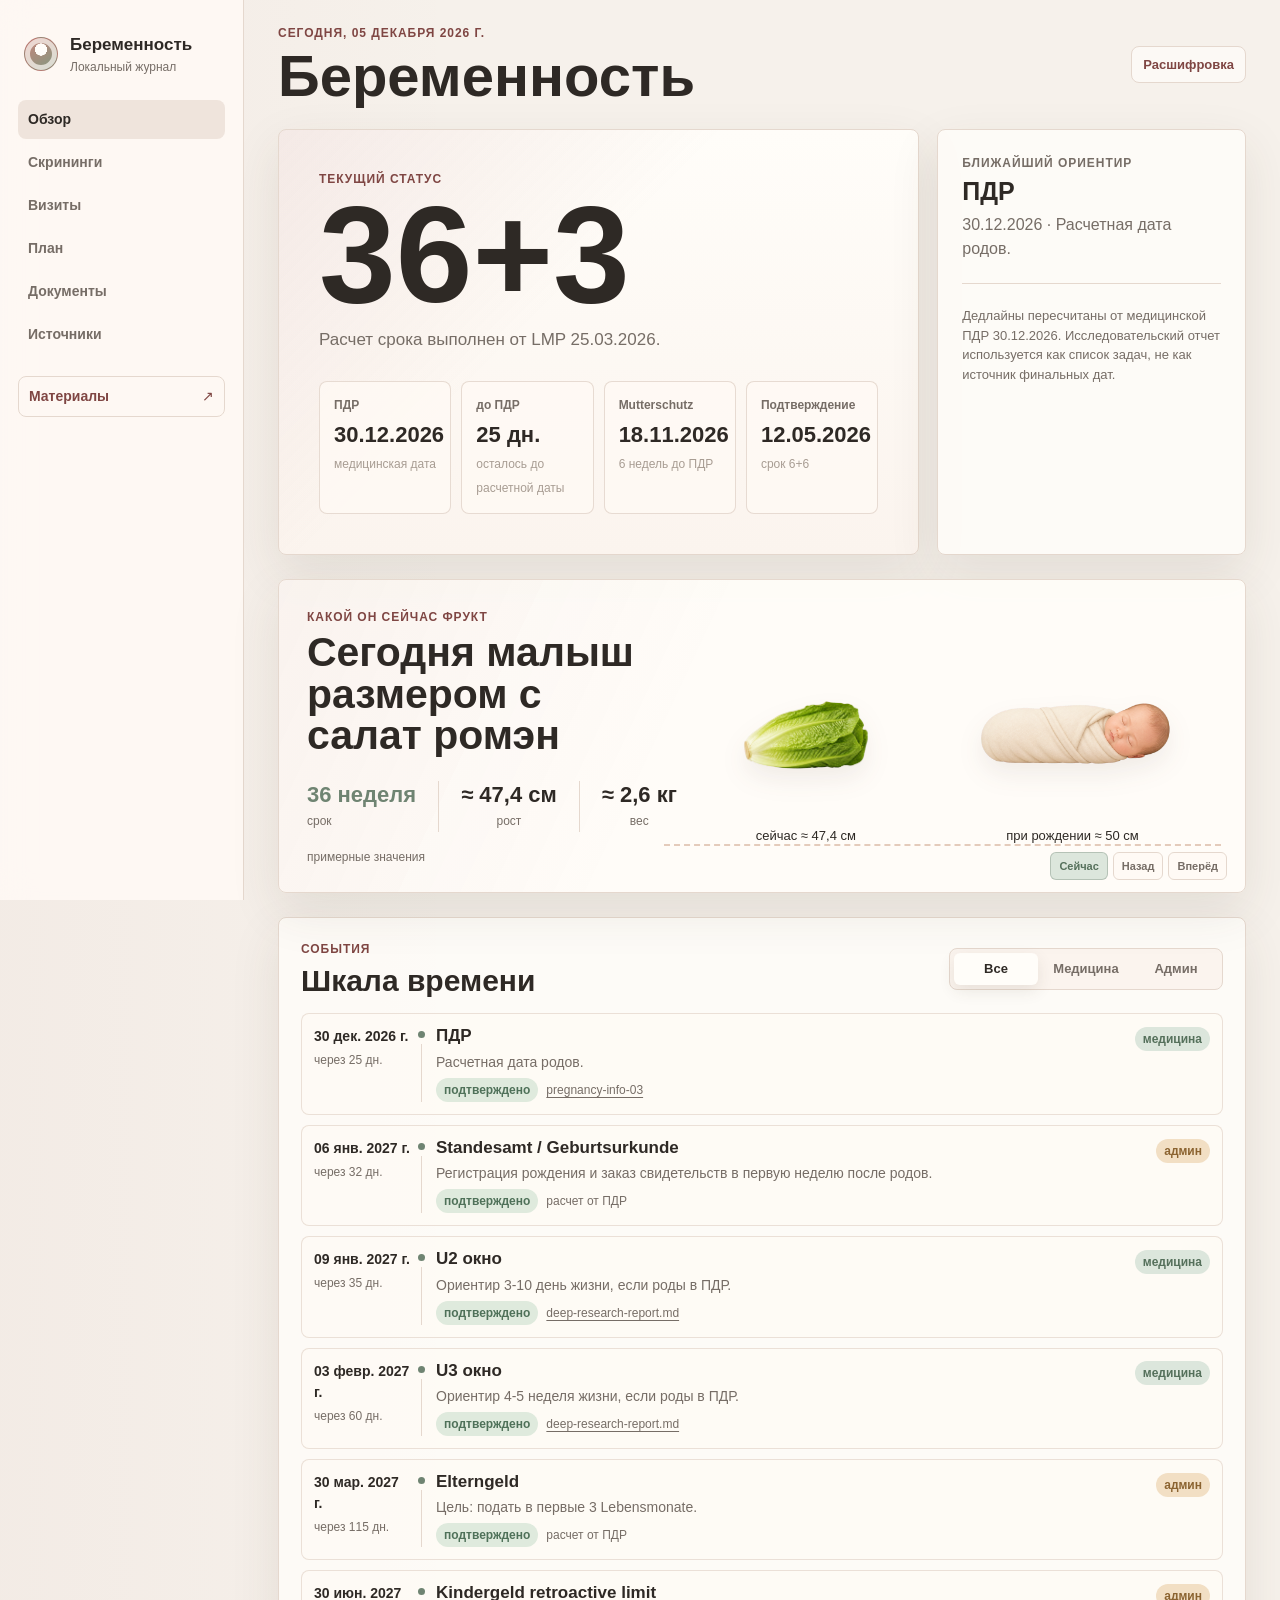
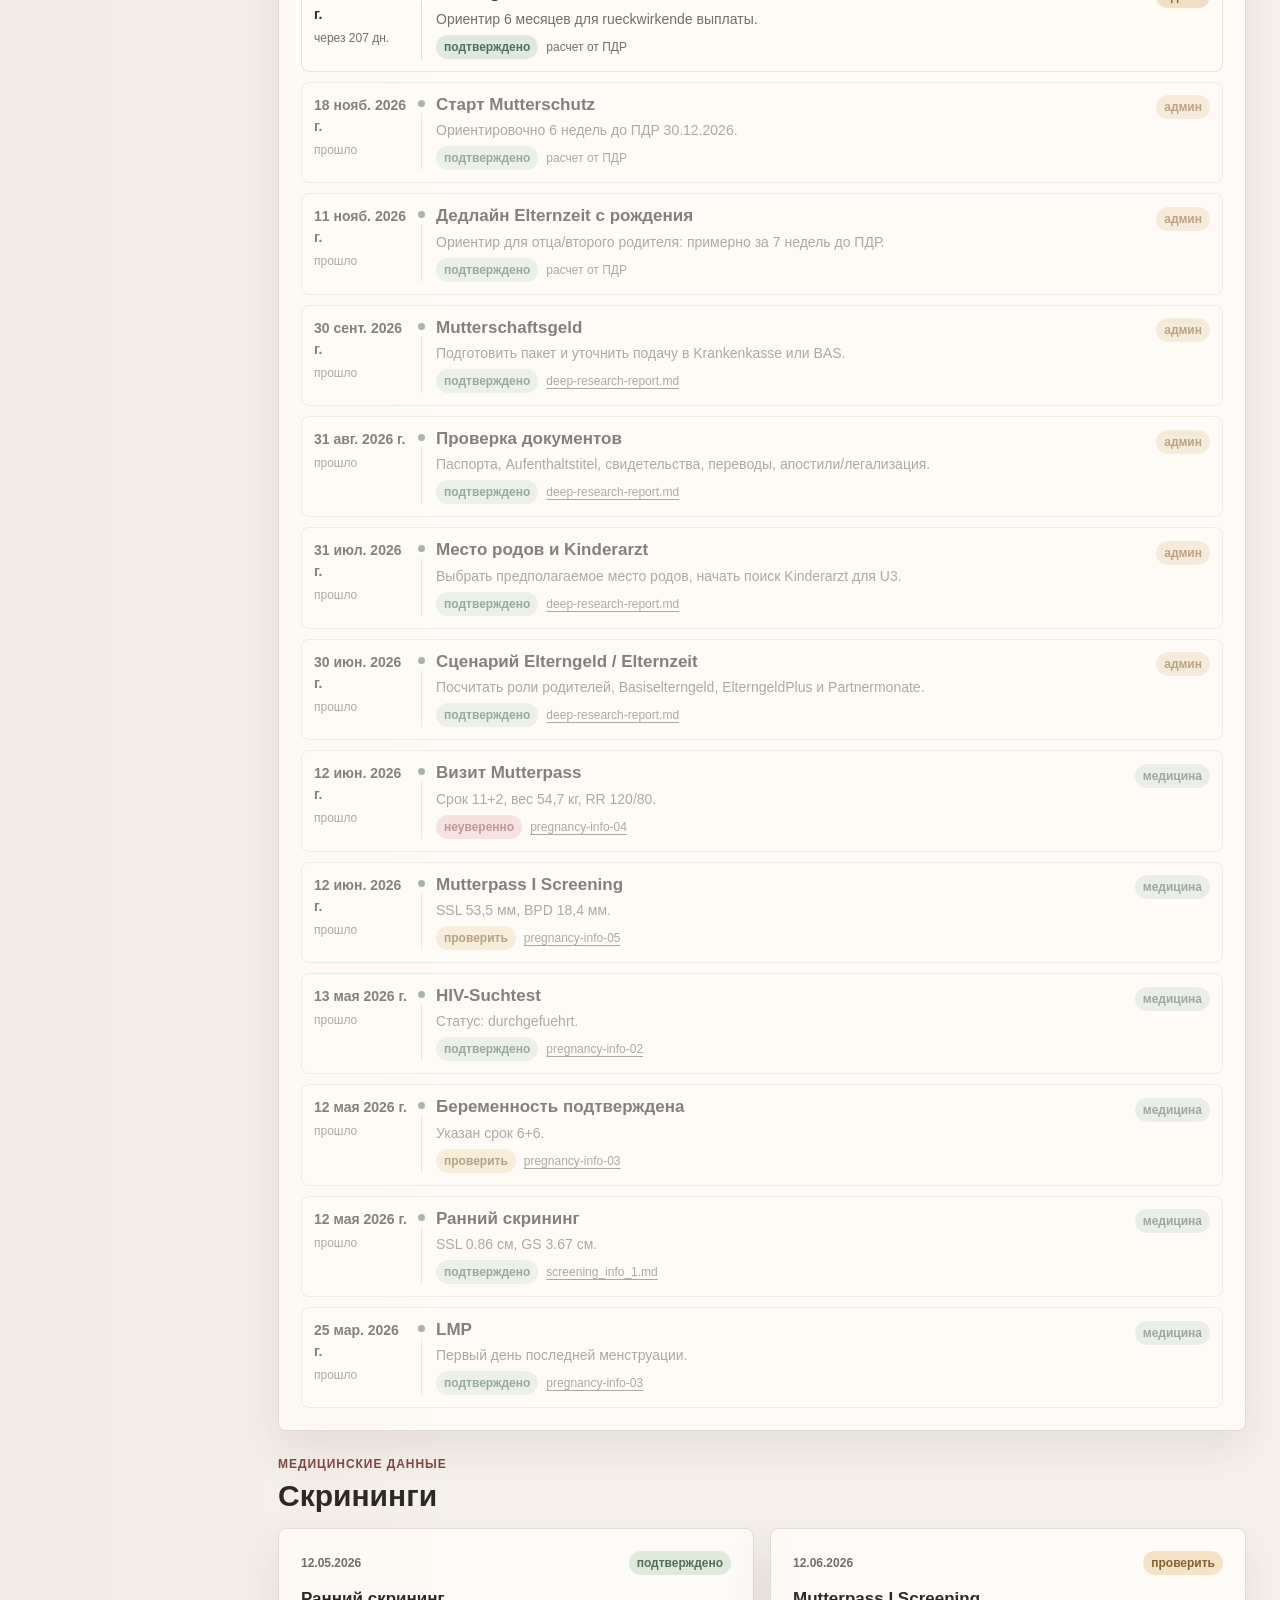
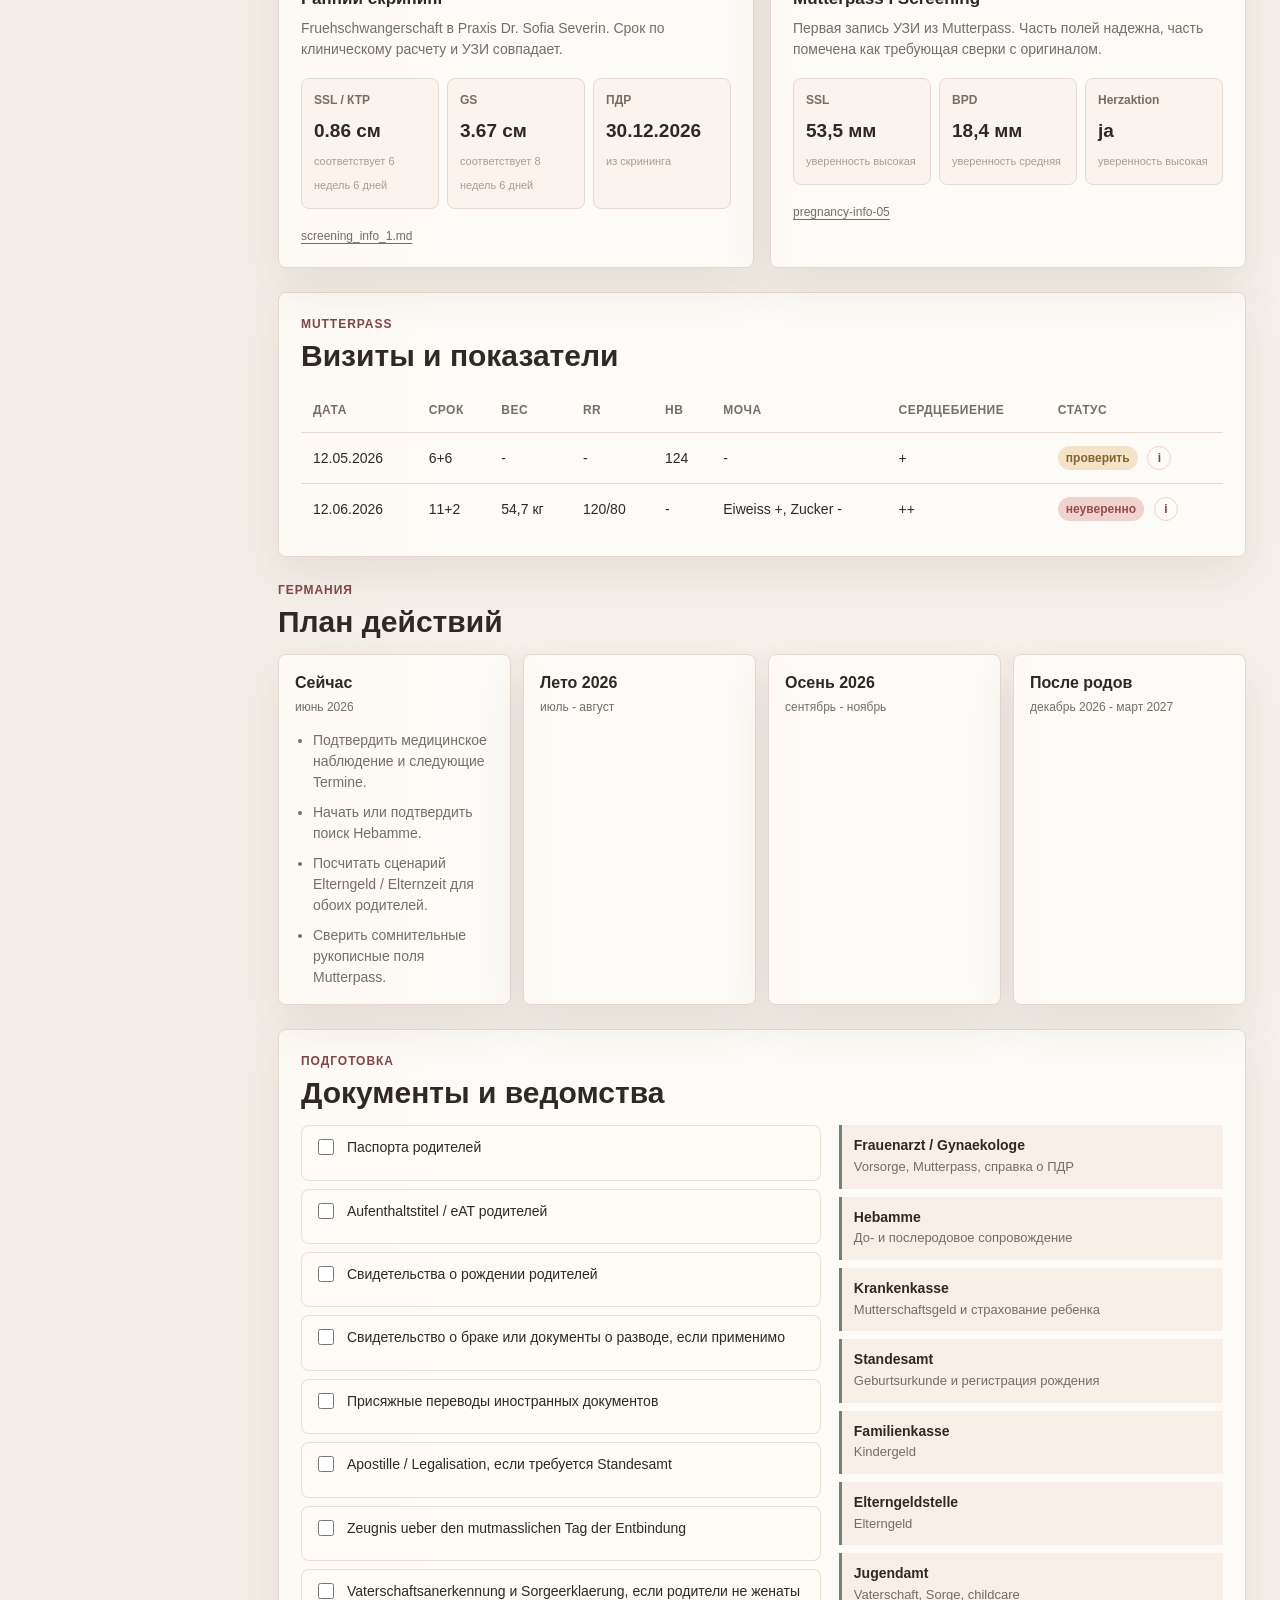
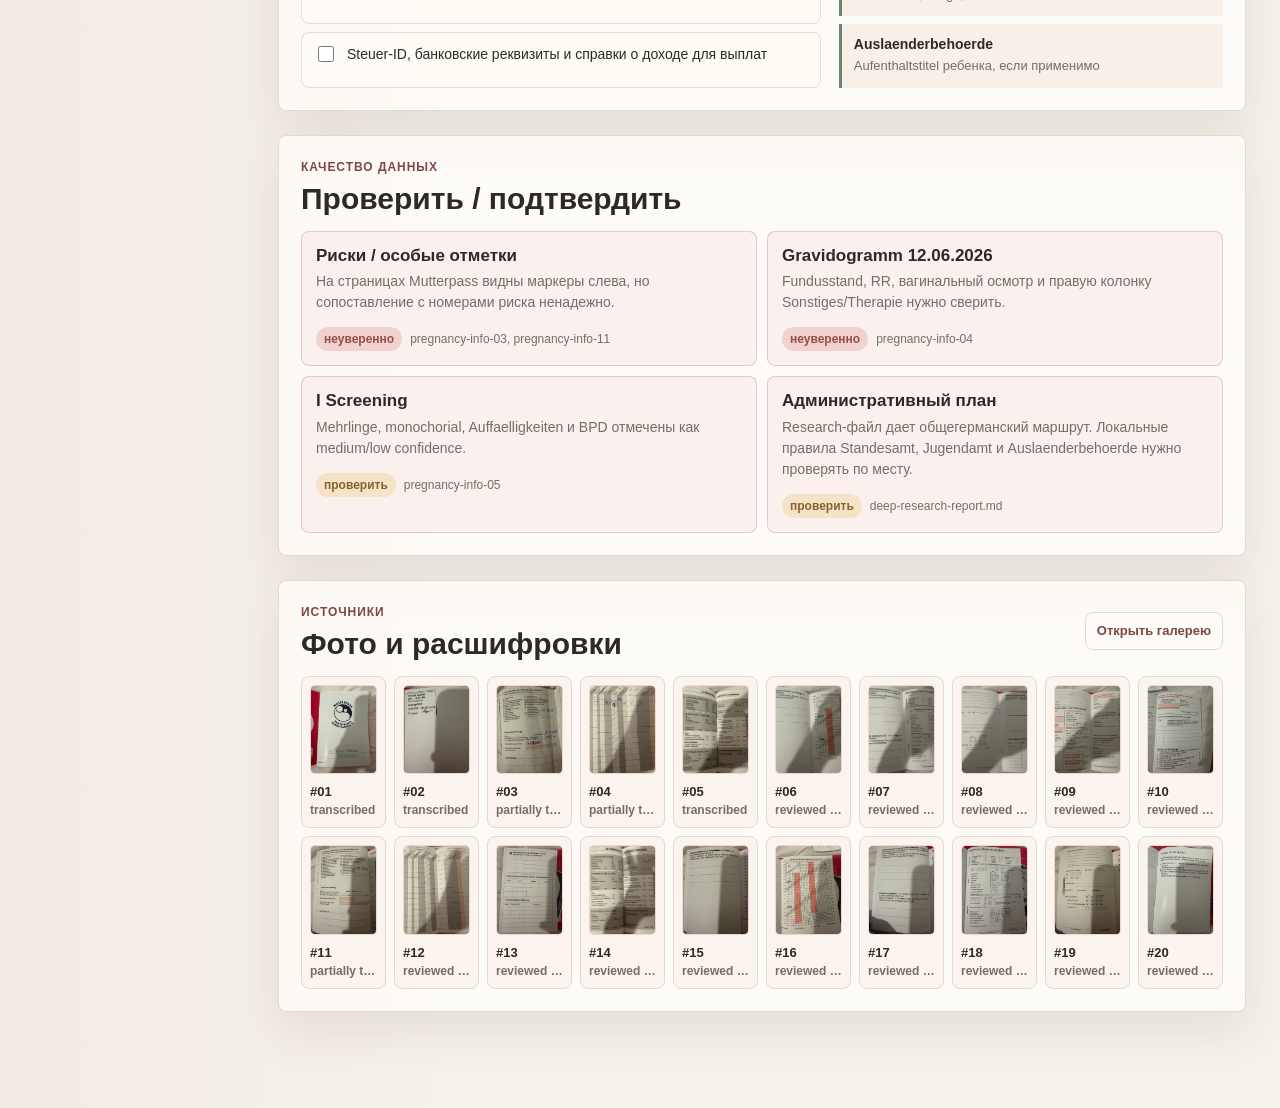
<file: index.html>
<!doctype html>
<html lang="ru">
<head>
  <meta charset="utf-8">
  <meta name="viewport" content="width=device-width, initial-scale=1">
  <title>Беременность - локальный дашборд</title>
  <link rel="stylesheet" href="styles.css">
  <script src="data.js" defer></script>
  <script src="app.js" defer></script>
</head>
<body>
  <div class="app-shell">
    <aside class="side-rail" aria-label="Разделы">
      <a class="brand" href="#overview" aria-label="Перейти к обзору">
        <span class="brand-mark" aria-hidden="true"></span>
        <span>
          <strong>Беременность</strong>
          <small>Локальный журнал</small>
        </span>
      </a>

      <nav class="section-nav">
        <a href="#overview" data-nav="overview">Обзор</a>
        <a href="#screenings" data-nav="screenings">Скрининги</a>
        <a href="#visits" data-nav="visits">Визиты</a>
        <a href="#plan" data-nav="plan">План</a>
        <a href="#documents" data-nav="documents">Документы</a>
        <a href="#sources" data-nav="sources">Источники</a>
      </nav>

      <a class="archive-link" href="human-readable/index.html">
        <span>Материалы</span>
        <span aria-hidden="true">↗</span>
      </a>
    </aside>

    <main class="page">
      <header class="topbar">
        <div>
          <p class="current-date" id="current-date">Сегодня</p>
          <h1>Беременность</h1>
        </div>
        <a class="text-link" href="human-readable/recognized-text/visual-transcription.html">Расшифровка</a>
      </header>

      <section class="hero section-block" id="overview" data-section>
        <div class="hero-main">
          <p class="section-label">Текущий статус</p>
          <div class="gestation-number" id="gestation-age">-</div>
          <p class="hero-summary" id="pregnancy-phase">Расчет от первого дня последней менструации.</p>
          <div class="status-grid" id="status-grid"></div>
        </div>
        <div class="deadline-panel">
          <p class="section-label">Ближайший ориентир</p>
          <h2 id="next-deadline-title">-</h2>
          <p id="next-deadline-meta">-</p>
          <div class="deadline-rule" aria-hidden="true"></div>
          <p class="note">Дедлайны пересчитаны от медицинской ПДР 30.12.2026. Исследовательский отчет используется как список задач, не как источник финальных дат.</p>
        </div>
      </section>

      <section class="growth-card section-block" id="growth-card" aria-labelledby="growth-title">
        <div class="growth-copy">
          <p class="section-label">Какой он сейчас фрукт</p>
          <h2 id="growth-title">Загружаем сравнение…</h2>
          <div class="growth-metrics" aria-live="polite">
            <div>
              <strong id="growth-week">—</strong>
              <span>срок</span>
            </div>
            <div>
              <strong id="growth-length">—</strong>
              <span>рост</span>
            </div>
            <div>
              <strong id="growth-weight">—</strong>
              <span>вес</span>
            </div>
          </div>
          <p class="growth-note">примерные значения</p>
        </div>
        <div class="growth-visual">
          <div class="growth-comparison" aria-label="Сравнение текущего размера малыша с размером при рождении">
            <figure class="growth-figure growth-fruit-figure" id="growth-fruit-figure">
              <img id="growth-fruit" src="" alt="">
              <figcaption id="growth-fruit-caption">сейчас</figcaption>
            </figure>
            <figure class="growth-figure growth-newborn-figure">
              <img src="assets/growth/reference/newborn.png" alt="Новорождённый ребёнок в пелёнке">
              <figcaption>при рождении ≈ 50 см</figcaption>
            </figure>
          </div>
          <div class="growth-controls" role="group" aria-label="Переключение недель">
            <button type="button" data-growth-action="current">Сейчас</button>
            <button type="button" data-growth-action="previous">Назад</button>
            <button type="button" data-growth-action="next">Вперёд</button>
          </div>
        </div>
      </section>

      <section class="section-block timeline-block" aria-labelledby="timeline-title">
        <div class="section-heading">
          <div>
            <p class="section-label">События</p>
            <h2 id="timeline-title">Шкала времени</h2>
          </div>
          <div class="filter-group" role="group" aria-label="Фильтр событий">
            <button class="filter-button is-active" type="button" data-filter="all">Все</button>
            <button class="filter-button" type="button" data-filter="medical">Медицина</button>
            <button class="filter-button" type="button" data-filter="admin">Админ</button>
          </div>
        </div>
        <div class="event-list" id="event-list"></div>
      </section>

      <section class="section-block" id="screenings" data-section aria-labelledby="screenings-title">
        <div class="section-heading">
          <div>
            <p class="section-label">Медицинские данные</p>
            <h2 id="screenings-title">Скрининги</h2>
          </div>
        </div>
        <div class="screening-grid" id="screening-grid"></div>
      </section>

      <section class="section-block" id="visits" data-section aria-labelledby="visits-title">
        <div class="section-heading">
          <div>
            <p class="section-label">Mutterpass</p>
            <h2 id="visits-title">Визиты и показатели</h2>
          </div>
        </div>
        <div class="table-wrap">
          <table>
            <thead>
              <tr>
                <th>Дата</th>
                <th>Срок</th>
                <th>Вес</th>
                <th>RR</th>
                <th>Hb</th>
                <th>Моча</th>
                <th>Сердцебиение</th>
                <th>Статус</th>
              </tr>
            </thead>
            <tbody id="visit-table"></tbody>
          </table>
        </div>
      </section>

      <section class="section-block" id="plan" data-section aria-labelledby="plan-title">
        <div class="section-heading">
          <div>
            <p class="section-label">Германия</p>
            <h2 id="plan-title">План действий</h2>
          </div>
        </div>
        <div class="phase-grid" id="phase-grid"></div>
      </section>

      <section class="section-block documents-block" id="documents" data-section aria-labelledby="documents-title">
        <div class="section-heading">
          <div>
            <p class="section-label">Подготовка</p>
            <h2 id="documents-title">Документы и ведомства</h2>
          </div>
        </div>
        <div class="document-layout">
          <div class="checklist" id="document-list"></div>
          <div class="agency-list" id="agency-list"></div>
        </div>
      </section>

      <section class="section-block verification-block" aria-labelledby="verification-title">
        <div class="section-heading">
          <div>
            <p class="section-label">Качество данных</p>
            <h2 id="verification-title">Проверить / подтвердить</h2>
          </div>
        </div>
        <div class="verification-list" id="verification-list"></div>
      </section>

      <section class="section-block" id="sources" data-section aria-labelledby="sources-title">
        <div class="section-heading">
          <div>
            <p class="section-label">Источники</p>
            <h2 id="sources-title">Фото и расшифровки</h2>
          </div>
          <a class="text-link" href="human-readable/index.html">Открыть галерею</a>
        </div>
        <div class="source-strip" id="source-strip"></div>
      </section>
    </main>
  </div>
</body>
</html>
</file>
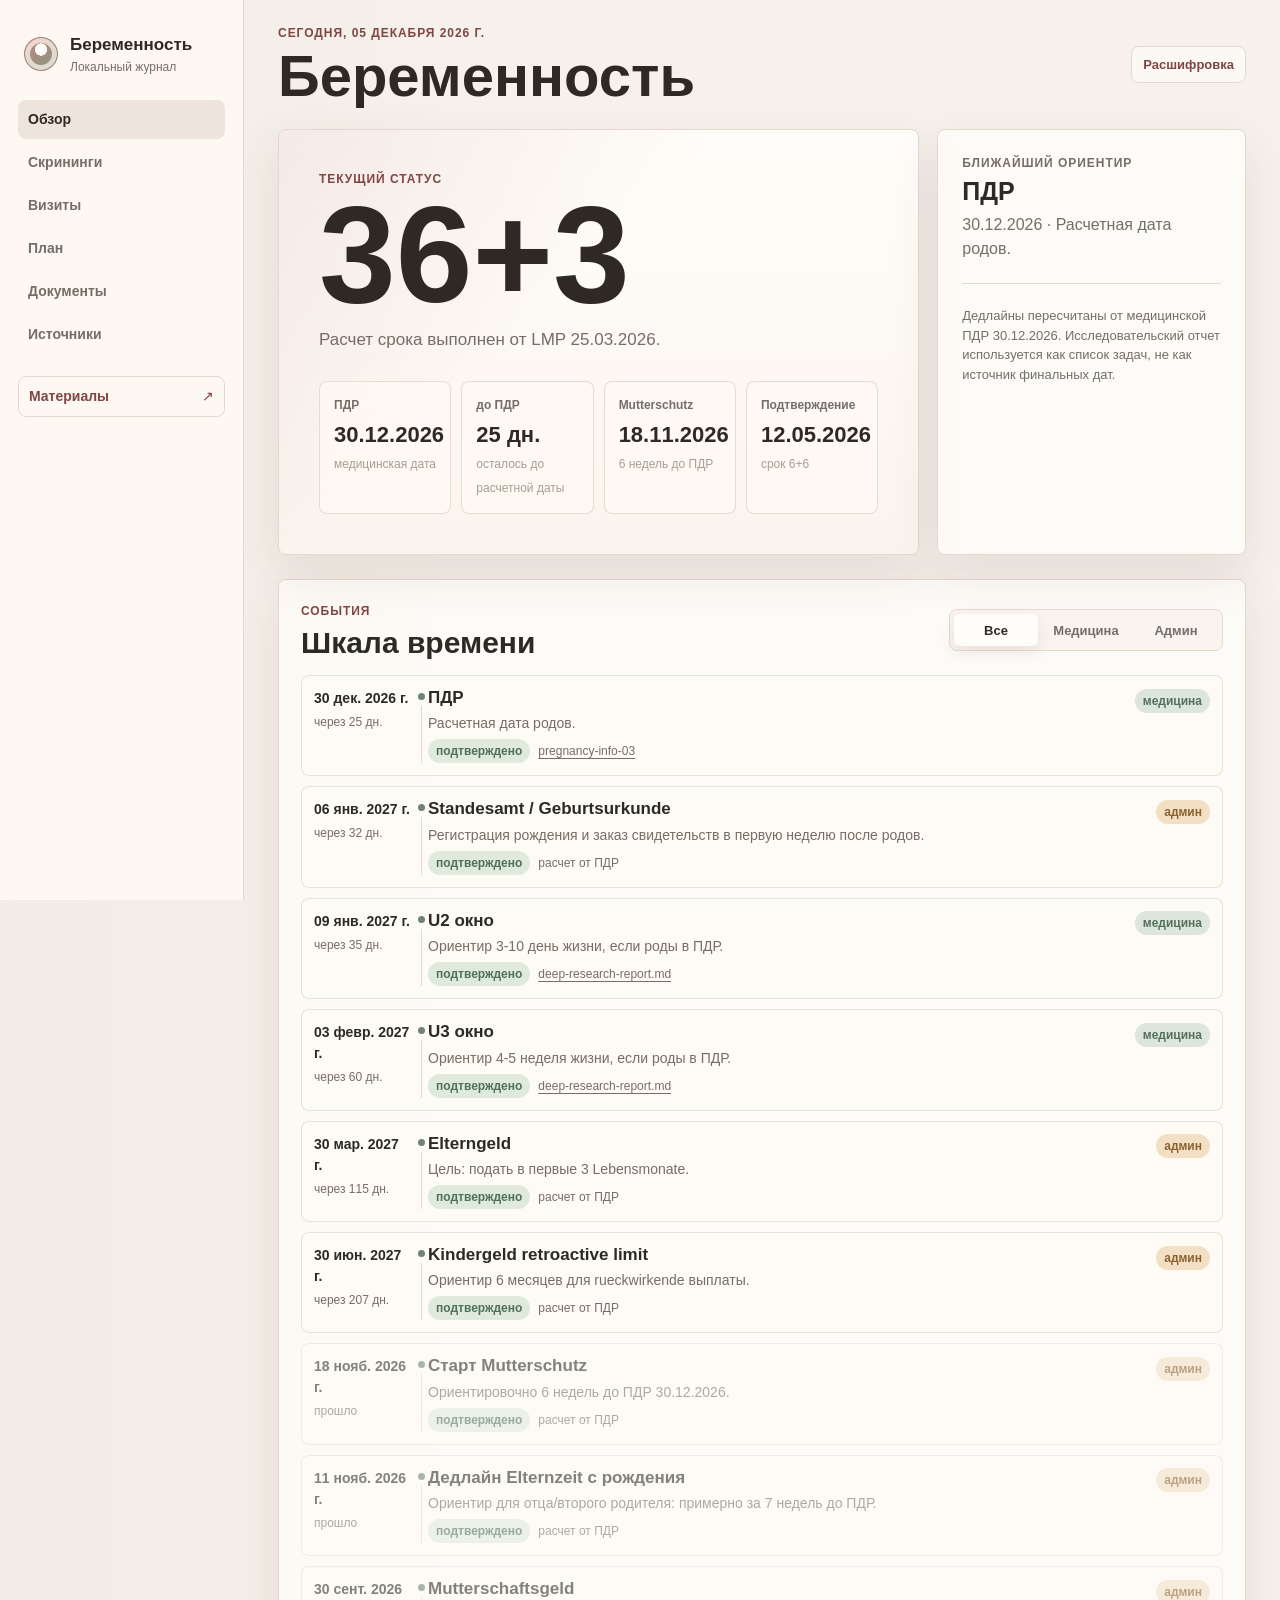
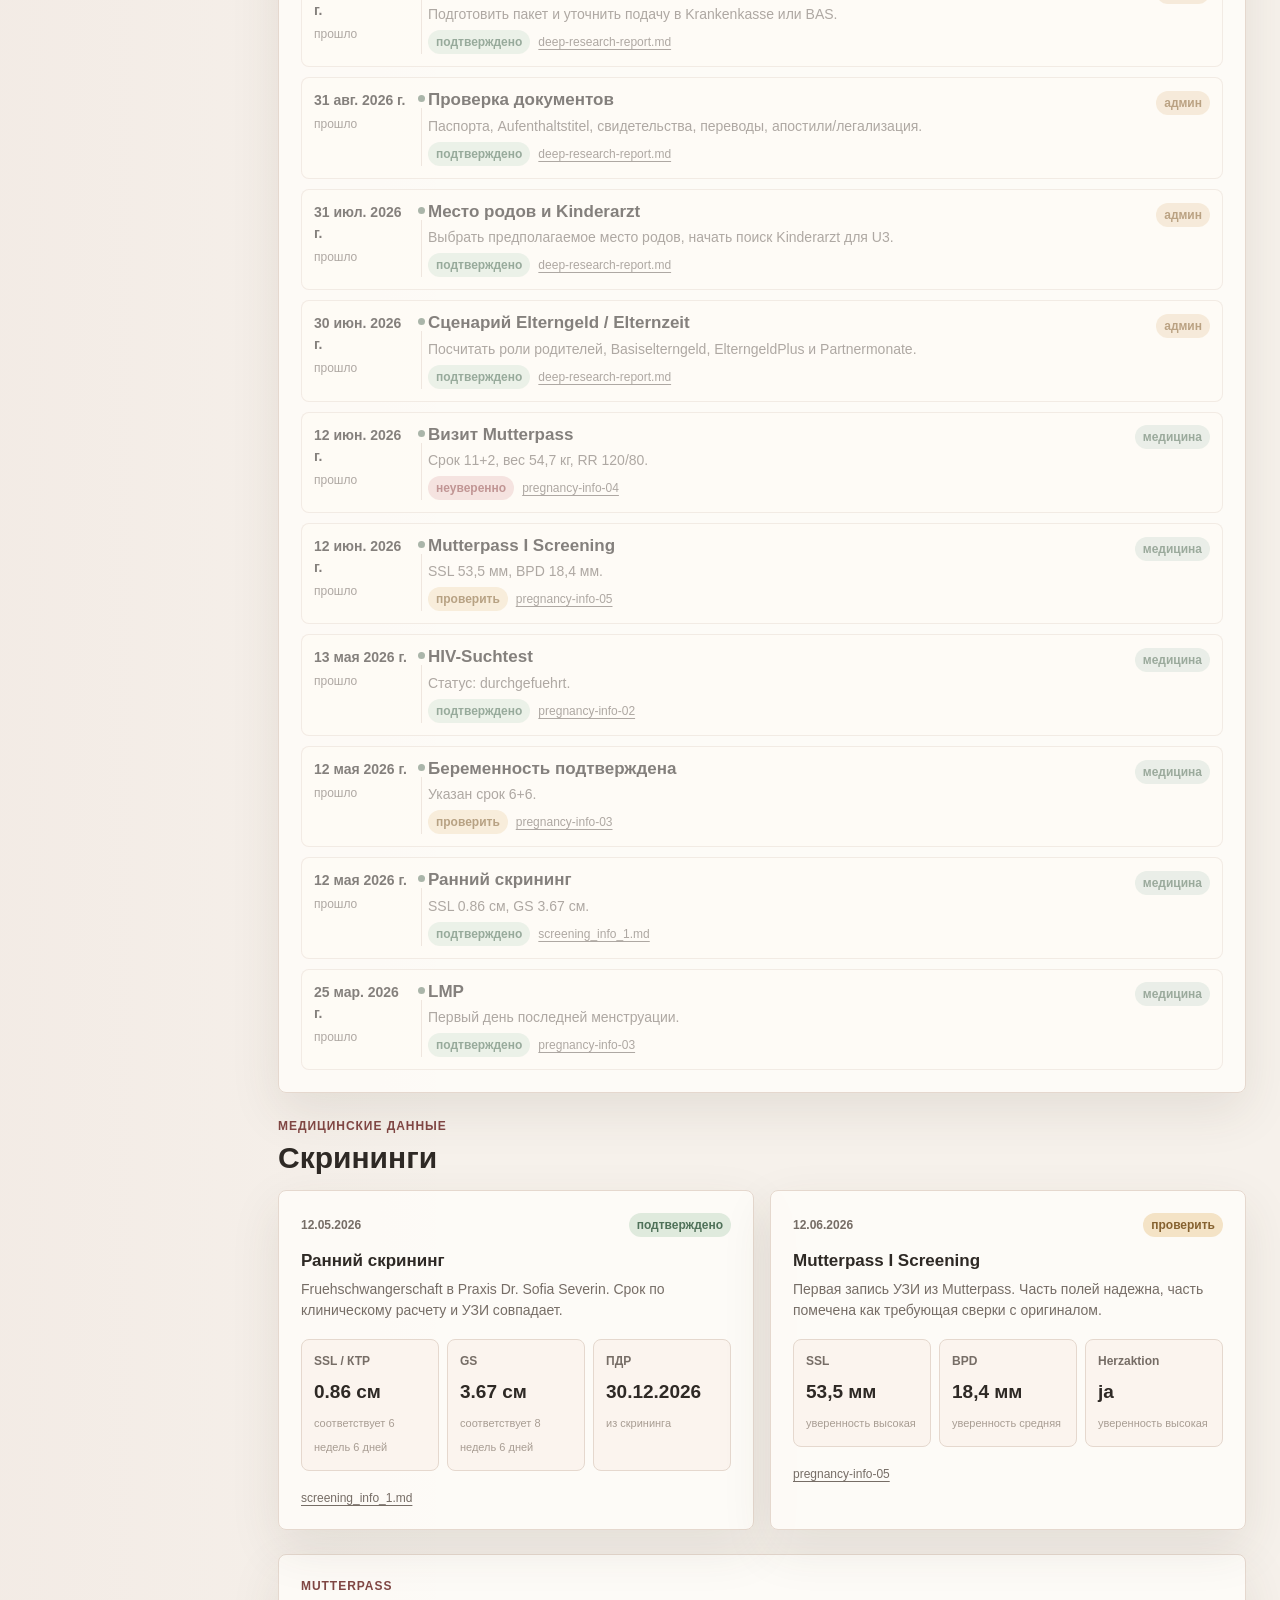
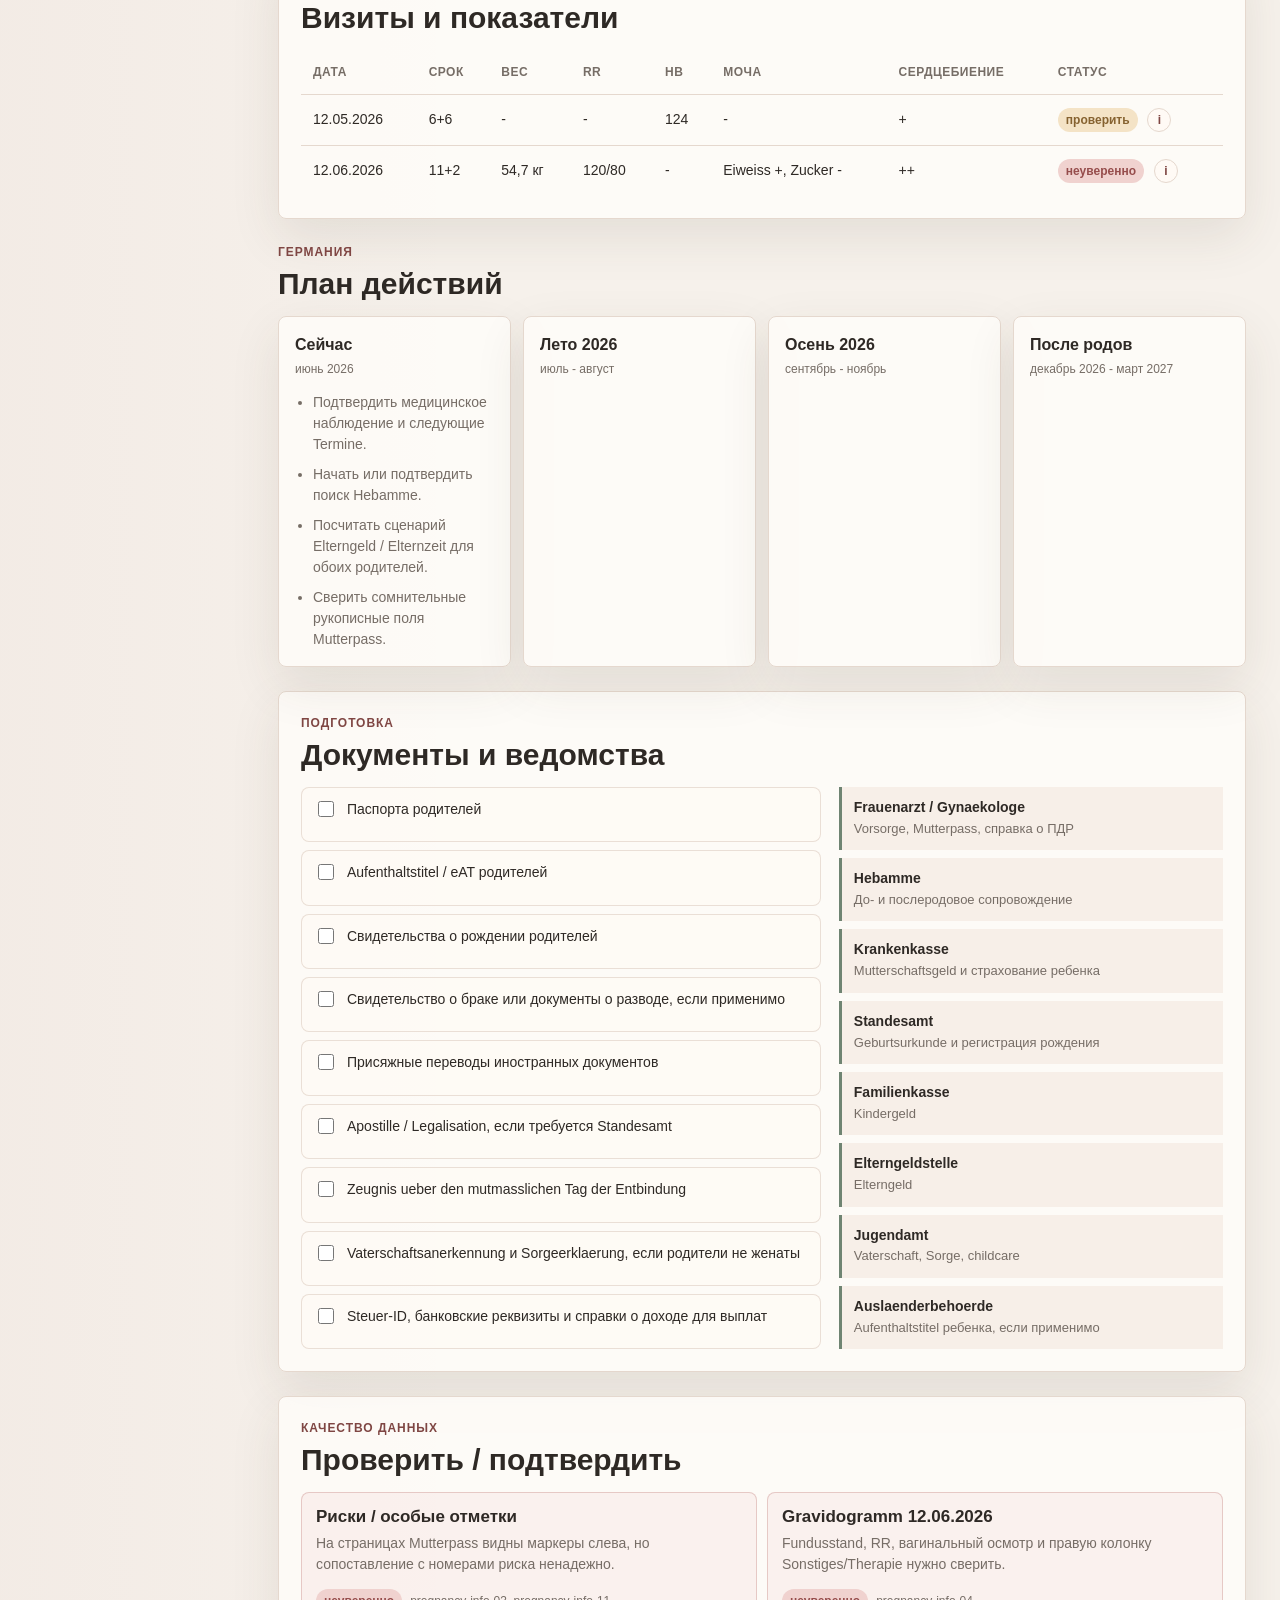
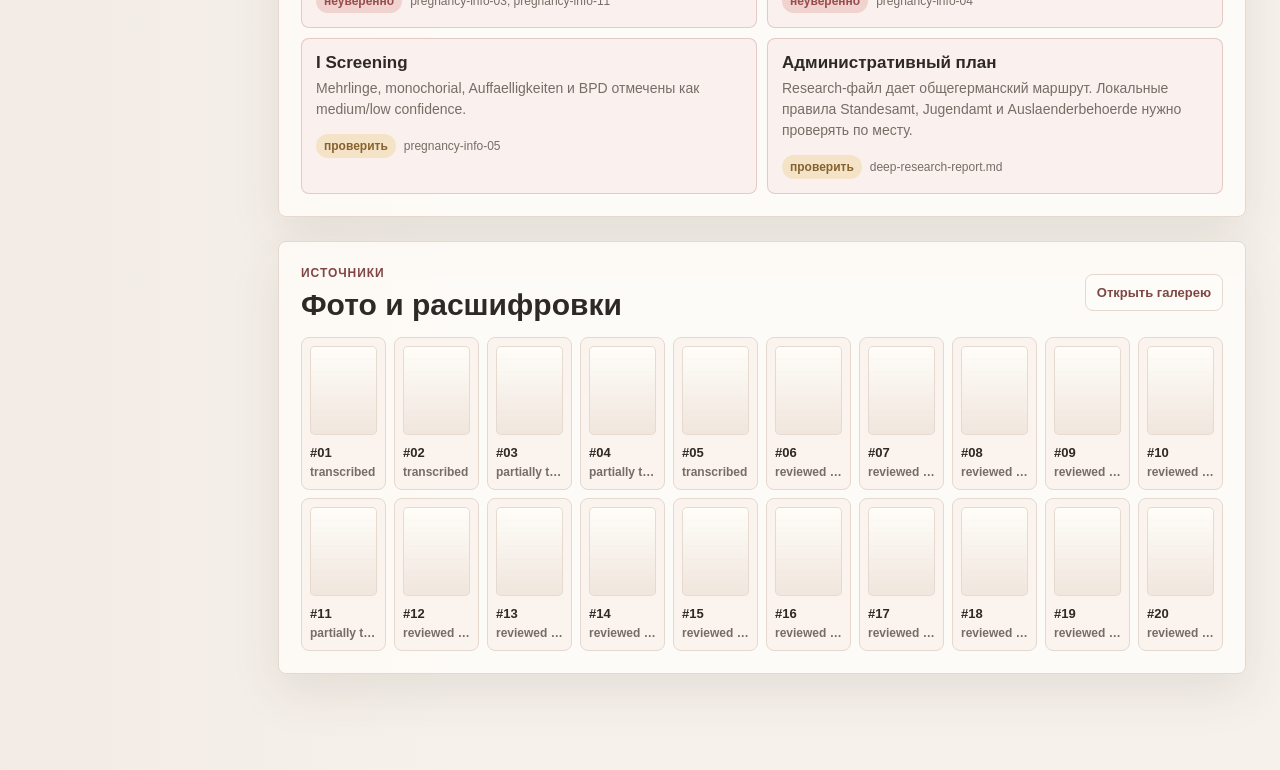
<file: docs/index.html>
<!doctype html>
<html lang="ru">
<head>
  <meta charset="utf-8">
  <meta name="viewport" content="width=device-width, initial-scale=1">
  <title>Беременность - локальный дашборд</title>
  <link rel="stylesheet" href="styles.css">
  <script src="data.js" defer></script>
  <script src="app.js" defer></script>
</head>
<body>
  <div class="app-shell">
    <aside class="side-rail" aria-label="Разделы">
      <a class="brand" href="#overview" aria-label="Перейти к обзору">
        <span class="brand-mark" aria-hidden="true"></span>
        <span>
          <strong>Беременность</strong>
          <small>Локальный журнал</small>
        </span>
      </a>

      <nav class="section-nav">
        <a href="#overview" data-nav="overview">Обзор</a>
        <a href="#screenings" data-nav="screenings">Скрининги</a>
        <a href="#visits" data-nav="visits">Визиты</a>
        <a href="#plan" data-nav="plan">План</a>
        <a href="#documents" data-nav="documents">Документы</a>
        <a href="#sources" data-nav="sources">Источники</a>
      </nav>

      <a class="archive-link" href="../human-readable/index.html">
        <span>Материалы</span>
        <span aria-hidden="true">↗</span>
      </a>
    </aside>

    <main class="page">
      <header class="topbar">
        <div>
          <p class="current-date" id="current-date">Сегодня</p>
          <h1>Беременность</h1>
        </div>
        <a class="text-link" href="../human-readable/recognized-text/visual-transcription.md">Расшифровка</a>
      </header>

      <section class="hero section-block" id="overview" data-section>
        <div class="hero-main">
          <p class="section-label">Текущий статус</p>
          <div class="gestation-number" id="gestation-age">-</div>
          <p class="hero-summary" id="pregnancy-phase">Расчет от первого дня последней менструации.</p>
          <div class="status-grid" id="status-grid"></div>
        </div>
        <div class="deadline-panel">
          <p class="section-label">Ближайший ориентир</p>
          <h2 id="next-deadline-title">-</h2>
          <p id="next-deadline-meta">-</p>
          <div class="deadline-rule" aria-hidden="true"></div>
          <p class="note">Дедлайны пересчитаны от медицинской ПДР 30.12.2026. Исследовательский отчет используется как список задач, не как источник финальных дат.</p>
        </div>
      </section>

      <section class="section-block timeline-block" aria-labelledby="timeline-title">
        <div class="section-heading">
          <div>
            <p class="section-label">События</p>
            <h2 id="timeline-title">Шкала времени</h2>
          </div>
          <div class="filter-group" role="group" aria-label="Фильтр событий">
            <button class="filter-button is-active" type="button" data-filter="all">Все</button>
            <button class="filter-button" type="button" data-filter="medical">Медицина</button>
            <button class="filter-button" type="button" data-filter="admin">Админ</button>
          </div>
        </div>
        <div class="event-list" id="event-list"></div>
      </section>

      <section class="section-block" id="screenings" data-section aria-labelledby="screenings-title">
        <div class="section-heading">
          <div>
            <p class="section-label">Медицинские данные</p>
            <h2 id="screenings-title">Скрининги</h2>
          </div>
        </div>
        <div class="screening-grid" id="screening-grid"></div>
      </section>

      <section class="section-block" id="visits" data-section aria-labelledby="visits-title">
        <div class="section-heading">
          <div>
            <p class="section-label">Mutterpass</p>
            <h2 id="visits-title">Визиты и показатели</h2>
          </div>
        </div>
        <div class="table-wrap">
          <table>
            <thead>
              <tr>
                <th>Дата</th>
                <th>Срок</th>
                <th>Вес</th>
                <th>RR</th>
                <th>Hb</th>
                <th>Моча</th>
                <th>Сердцебиение</th>
                <th>Статус</th>
              </tr>
            </thead>
            <tbody id="visit-table"></tbody>
          </table>
        </div>
      </section>

      <section class="section-block" id="plan" data-section aria-labelledby="plan-title">
        <div class="section-heading">
          <div>
            <p class="section-label">Германия</p>
            <h2 id="plan-title">План действий</h2>
          </div>
        </div>
        <div class="phase-grid" id="phase-grid"></div>
      </section>

      <section class="section-block documents-block" id="documents" data-section aria-labelledby="documents-title">
        <div class="section-heading">
          <div>
            <p class="section-label">Подготовка</p>
            <h2 id="documents-title">Документы и ведомства</h2>
          </div>
        </div>
        <div class="document-layout">
          <div class="checklist" id="document-list"></div>
          <div class="agency-list" id="agency-list"></div>
        </div>
      </section>

      <section class="section-block verification-block" aria-labelledby="verification-title">
        <div class="section-heading">
          <div>
            <p class="section-label">Качество данных</p>
            <h2 id="verification-title">Проверить / подтвердить</h2>
          </div>
        </div>
        <div class="verification-list" id="verification-list"></div>
      </section>

      <section class="section-block" id="sources" data-section aria-labelledby="sources-title">
        <div class="section-heading">
          <div>
            <p class="section-label">Источники</p>
            <h2 id="sources-title">Фото и расшифровки</h2>
          </div>
          <a class="text-link" href="../human-readable/index.html">Открыть галерею</a>
        </div>
        <div class="source-strip" id="source-strip"></div>
      </section>
    </main>
  </div>
</body>
</html>
</file>
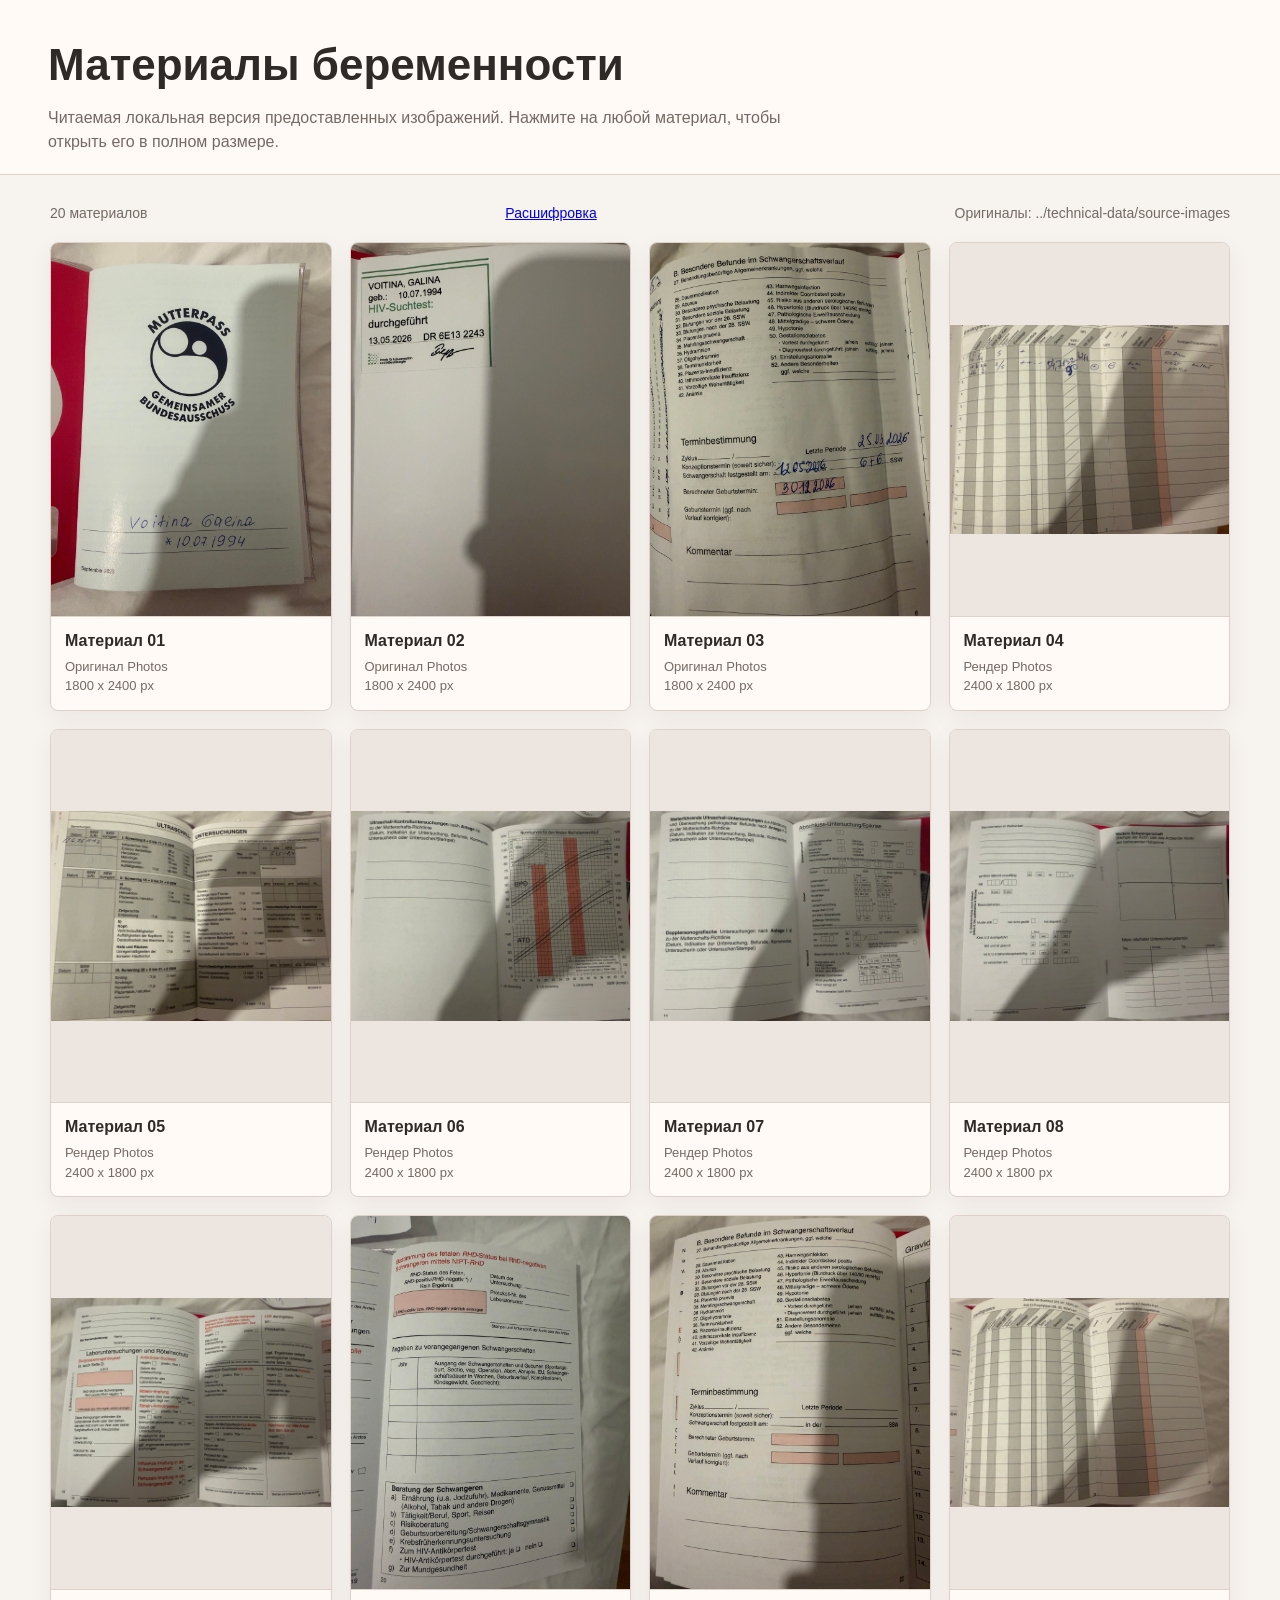
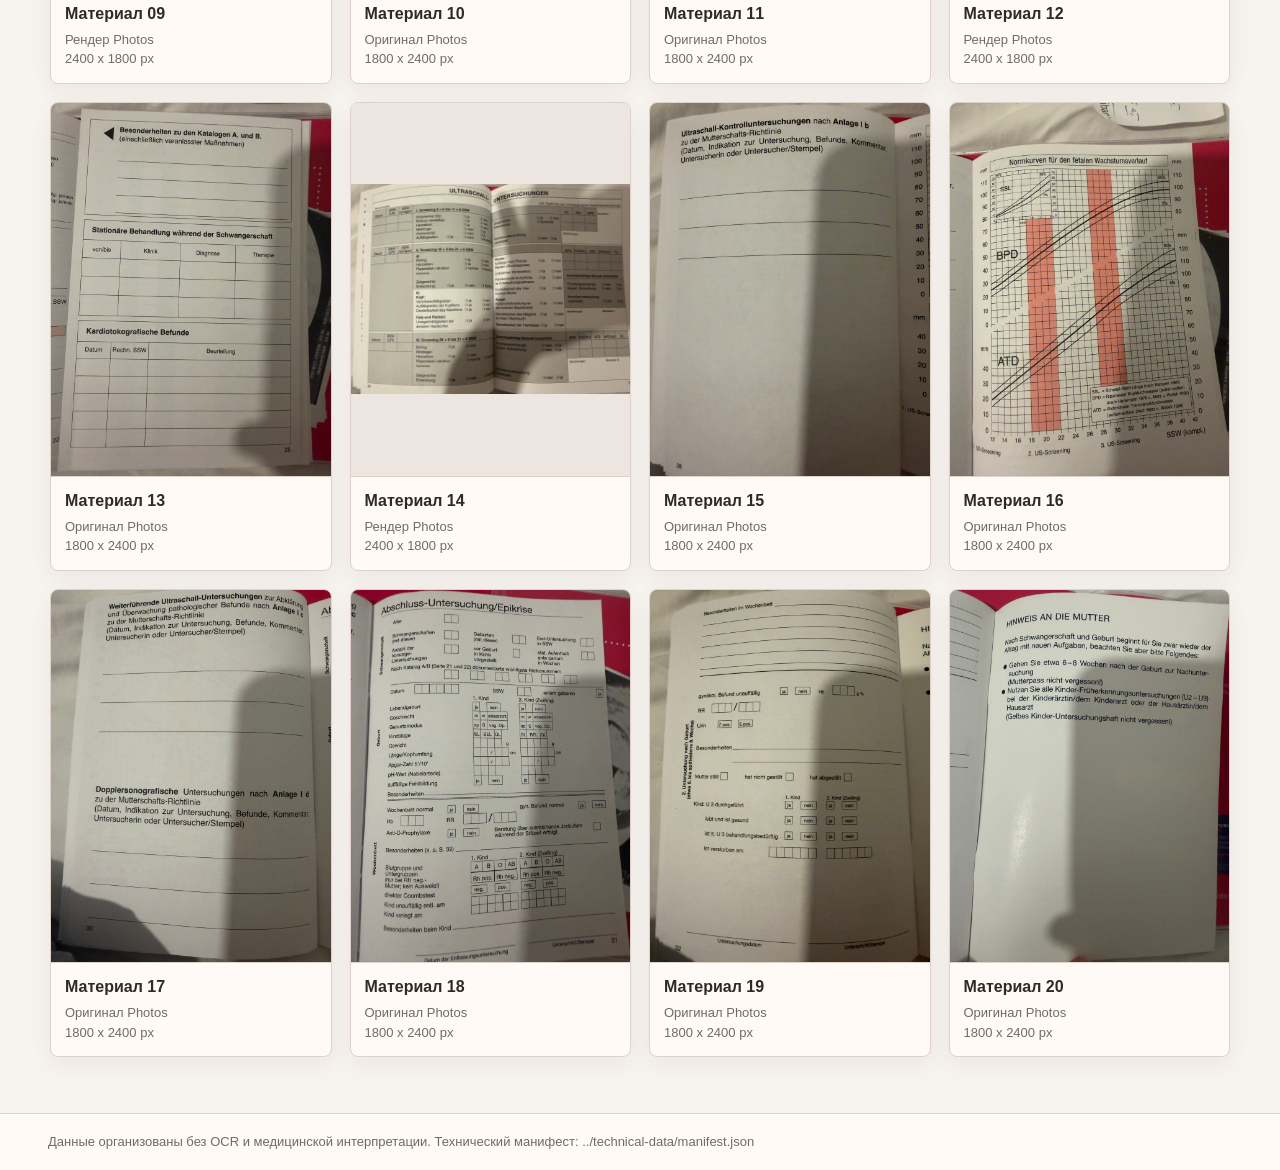
<file: human-readable/index.html>
<!doctype html>
<html lang="ru">
<head>
  <meta charset="utf-8">
  <meta name="viewport" content="width=device-width, initial-scale=1">
  <title>Материалы беременности</title>
  <style>
    :root {
      color-scheme: light;
      --paper: #f7f3ef;
      --ink: #2f2a27;
      --muted: #746a64;
      --line: #ddd1c8;
      --accent: #9a5f55;
      --surface: #fffaf6;
    }

    * { box-sizing: border-box; }

    body {
      margin: 0;
      background: var(--paper);
      color: var(--ink);
      font-family: -apple-system, BlinkMacSystemFont, "Segoe UI", sans-serif;
      line-height: 1.5;
    }

    header {
      padding: 32px clamp(18px, 4vw, 48px) 20px;
      border-bottom: 1px solid var(--line);
      background: var(--surface);
    }

    h1 {
      margin: 0 0 8px;
      font-size: clamp(28px, 4vw, 44px);
      font-weight: 680;
      letter-spacing: 0;
    }

    .summary {
      margin: 0;
      max-width: 760px;
      color: var(--muted);
      font-size: 16px;
    }

    main {
      width: min(1180px, calc(100% - 32px));
      margin: 28px auto 56px;
    }

    .toolbar {
      display: flex;
      align-items: center;
      justify-content: space-between;
      gap: 16px;
      margin-bottom: 18px;
      color: var(--muted);
      font-size: 14px;
    }

    .gallery {
      display: grid;
      grid-template-columns: repeat(auto-fit, minmax(230px, 1fr));
      gap: 18px;
    }

    .document-card {
      overflow: hidden;
      border: 1px solid var(--line);
      border-radius: 8px;
      background: var(--surface);
      box-shadow: 0 8px 24px rgba(47, 42, 39, 0.06);
    }

    .image-link {
      display: block;
      background: #ede5df;
      aspect-ratio: 3 / 4;
      overflow: hidden;
    }

    img {
      display: block;
      width: 100%;
      height: 100%;
      object-fit: contain;
    }

    .document-meta {
      padding: 12px 14px 14px;
      border-top: 1px solid var(--line);
    }

    h2 {
      margin: 0 0 4px;
      font-size: 16px;
      font-weight: 650;
      letter-spacing: 0;
    }

    p { margin: 0; }

    .document-meta p {
      color: var(--muted);
      font-size: 13px;
    }

    footer {
      border-top: 1px solid var(--line);
      padding: 18px clamp(18px, 4vw, 48px);
      color: var(--muted);
      background: var(--surface);
      font-size: 13px;
    }

    @media print {
      body { background: white; }
      header, footer { background: white; }
      main { width: 100%; margin: 16px 0; padding: 0 12px; }
      .gallery { grid-template-columns: repeat(2, 1fr); gap: 12px; }
      .document-card { break-inside: avoid; box-shadow: none; }
    }
  </style>
</head>
<body>
  <header>
    <h1>Материалы беременности</h1>
    <p class="summary">Читаемая локальная версия предоставленных изображений. Нажмите на любой материал, чтобы открыть его в полном размере.</p>
  </header>
  <main>
    <div class="toolbar">
      <span>20 материалов</span>
      <a href="recognized-text/visual-transcription.html">Расшифровка</a>
      <span>Оригиналы: ../technical-data/source-images</span>
    </div>
    <section class="gallery" aria-label="Галерея материалов">
      <article class="document-card" id="pregnancy-info-01">
        <a class="image-link" href="images/pregnancy-info-01.jpg" target="_blank" rel="noreferrer">
          <img src="images/pregnancy-info-01.jpg" alt="Материал 01" loading="lazy">
        </a>
        <div class="document-meta">
          <h2>Материал 01</h2>
          <p>Оригинал Photos</p>
          <p>1800 x 2400 px</p>
        </div>
      </article>
      <article class="document-card" id="pregnancy-info-02">
        <a class="image-link" href="images/pregnancy-info-02.jpg" target="_blank" rel="noreferrer">
          <img src="images/pregnancy-info-02.jpg" alt="Материал 02" loading="lazy">
        </a>
        <div class="document-meta">
          <h2>Материал 02</h2>
          <p>Оригинал Photos</p>
          <p>1800 x 2400 px</p>
        </div>
      </article>
      <article class="document-card" id="pregnancy-info-03">
        <a class="image-link" href="images/pregnancy-info-03.jpg" target="_blank" rel="noreferrer">
          <img src="images/pregnancy-info-03.jpg" alt="Материал 03" loading="lazy">
        </a>
        <div class="document-meta">
          <h2>Материал 03</h2>
          <p>Оригинал Photos</p>
          <p>1800 x 2400 px</p>
        </div>
      </article>
      <article class="document-card" id="pregnancy-info-04">
        <a class="image-link" href="images/pregnancy-info-04.jpg" target="_blank" rel="noreferrer">
          <img src="images/pregnancy-info-04.jpg" alt="Материал 04" loading="lazy">
        </a>
        <div class="document-meta">
          <h2>Материал 04</h2>
          <p>Рендер Photos</p>
          <p>2400 x 1800 px</p>
        </div>
      </article>
      <article class="document-card" id="pregnancy-info-05">
        <a class="image-link" href="images/pregnancy-info-05.jpg" target="_blank" rel="noreferrer">
          <img src="images/pregnancy-info-05.jpg" alt="Материал 05" loading="lazy">
        </a>
        <div class="document-meta">
          <h2>Материал 05</h2>
          <p>Рендер Photos</p>
          <p>2400 x 1800 px</p>
        </div>
      </article>
      <article class="document-card" id="pregnancy-info-06">
        <a class="image-link" href="images/pregnancy-info-06.jpg" target="_blank" rel="noreferrer">
          <img src="images/pregnancy-info-06.jpg" alt="Материал 06" loading="lazy">
        </a>
        <div class="document-meta">
          <h2>Материал 06</h2>
          <p>Рендер Photos</p>
          <p>2400 x 1800 px</p>
        </div>
      </article>
      <article class="document-card" id="pregnancy-info-07">
        <a class="image-link" href="images/pregnancy-info-07.jpg" target="_blank" rel="noreferrer">
          <img src="images/pregnancy-info-07.jpg" alt="Материал 07" loading="lazy">
        </a>
        <div class="document-meta">
          <h2>Материал 07</h2>
          <p>Рендер Photos</p>
          <p>2400 x 1800 px</p>
        </div>
      </article>
      <article class="document-card" id="pregnancy-info-08">
        <a class="image-link" href="images/pregnancy-info-08.jpg" target="_blank" rel="noreferrer">
          <img src="images/pregnancy-info-08.jpg" alt="Материал 08" loading="lazy">
        </a>
        <div class="document-meta">
          <h2>Материал 08</h2>
          <p>Рендер Photos</p>
          <p>2400 x 1800 px</p>
        </div>
      </article>
      <article class="document-card" id="pregnancy-info-09">
        <a class="image-link" href="images/pregnancy-info-09.jpg" target="_blank" rel="noreferrer">
          <img src="images/pregnancy-info-09.jpg" alt="Материал 09" loading="lazy">
        </a>
        <div class="document-meta">
          <h2>Материал 09</h2>
          <p>Рендер Photos</p>
          <p>2400 x 1800 px</p>
        </div>
      </article>
      <article class="document-card" id="pregnancy-info-10">
        <a class="image-link" href="images/pregnancy-info-10.jpg" target="_blank" rel="noreferrer">
          <img src="images/pregnancy-info-10.jpg" alt="Материал 10" loading="lazy">
        </a>
        <div class="document-meta">
          <h2>Материал 10</h2>
          <p>Оригинал Photos</p>
          <p>1800 x 2400 px</p>
        </div>
      </article>
      <article class="document-card" id="pregnancy-info-11">
        <a class="image-link" href="images/pregnancy-info-11.jpg" target="_blank" rel="noreferrer">
          <img src="images/pregnancy-info-11.jpg" alt="Материал 11" loading="lazy">
        </a>
        <div class="document-meta">
          <h2>Материал 11</h2>
          <p>Оригинал Photos</p>
          <p>1800 x 2400 px</p>
        </div>
      </article>
      <article class="document-card" id="pregnancy-info-12">
        <a class="image-link" href="images/pregnancy-info-12.jpg" target="_blank" rel="noreferrer">
          <img src="images/pregnancy-info-12.jpg" alt="Материал 12" loading="lazy">
        </a>
        <div class="document-meta">
          <h2>Материал 12</h2>
          <p>Рендер Photos</p>
          <p>2400 x 1800 px</p>
        </div>
      </article>
      <article class="document-card" id="pregnancy-info-13">
        <a class="image-link" href="images/pregnancy-info-13.jpg" target="_blank" rel="noreferrer">
          <img src="images/pregnancy-info-13.jpg" alt="Материал 13" loading="lazy">
        </a>
        <div class="document-meta">
          <h2>Материал 13</h2>
          <p>Оригинал Photos</p>
          <p>1800 x 2400 px</p>
        </div>
      </article>
      <article class="document-card" id="pregnancy-info-14">
        <a class="image-link" href="images/pregnancy-info-14.jpg" target="_blank" rel="noreferrer">
          <img src="images/pregnancy-info-14.jpg" alt="Материал 14" loading="lazy">
        </a>
        <div class="document-meta">
          <h2>Материал 14</h2>
          <p>Рендер Photos</p>
          <p>2400 x 1800 px</p>
        </div>
      </article>
      <article class="document-card" id="pregnancy-info-15">
        <a class="image-link" href="images/pregnancy-info-15.jpg" target="_blank" rel="noreferrer">
          <img src="images/pregnancy-info-15.jpg" alt="Материал 15" loading="lazy">
        </a>
        <div class="document-meta">
          <h2>Материал 15</h2>
          <p>Оригинал Photos</p>
          <p>1800 x 2400 px</p>
        </div>
      </article>
      <article class="document-card" id="pregnancy-info-16">
        <a class="image-link" href="images/pregnancy-info-16.jpg" target="_blank" rel="noreferrer">
          <img src="images/pregnancy-info-16.jpg" alt="Материал 16" loading="lazy">
        </a>
        <div class="document-meta">
          <h2>Материал 16</h2>
          <p>Оригинал Photos</p>
          <p>1800 x 2400 px</p>
        </div>
      </article>
      <article class="document-card" id="pregnancy-info-17">
        <a class="image-link" href="images/pregnancy-info-17.jpg" target="_blank" rel="noreferrer">
          <img src="images/pregnancy-info-17.jpg" alt="Материал 17" loading="lazy">
        </a>
        <div class="document-meta">
          <h2>Материал 17</h2>
          <p>Оригинал Photos</p>
          <p>1800 x 2400 px</p>
        </div>
      </article>
      <article class="document-card" id="pregnancy-info-18">
        <a class="image-link" href="images/pregnancy-info-18.jpg" target="_blank" rel="noreferrer">
          <img src="images/pregnancy-info-18.jpg" alt="Материал 18" loading="lazy">
        </a>
        <div class="document-meta">
          <h2>Материал 18</h2>
          <p>Оригинал Photos</p>
          <p>1800 x 2400 px</p>
        </div>
      </article>
      <article class="document-card" id="pregnancy-info-19">
        <a class="image-link" href="images/pregnancy-info-19.jpg" target="_blank" rel="noreferrer">
          <img src="images/pregnancy-info-19.jpg" alt="Материал 19" loading="lazy">
        </a>
        <div class="document-meta">
          <h2>Материал 19</h2>
          <p>Оригинал Photos</p>
          <p>1800 x 2400 px</p>
        </div>
      </article>
      <article class="document-card" id="pregnancy-info-20">
        <a class="image-link" href="images/pregnancy-info-20.jpg" target="_blank" rel="noreferrer">
          <img src="images/pregnancy-info-20.jpg" alt="Материал 20" loading="lazy">
        </a>
        <div class="document-meta">
          <h2>Материал 20</h2>
          <p>Оригинал Photos</p>
          <p>1800 x 2400 px</p>
        </div>
      </article>
    </section>
  </main>
  <footer>
    Данные организованы без OCR и медицинской интерпретации. Технический манифест: ../technical-data/manifest.json
  </footer>
</body>
</html>
</file>
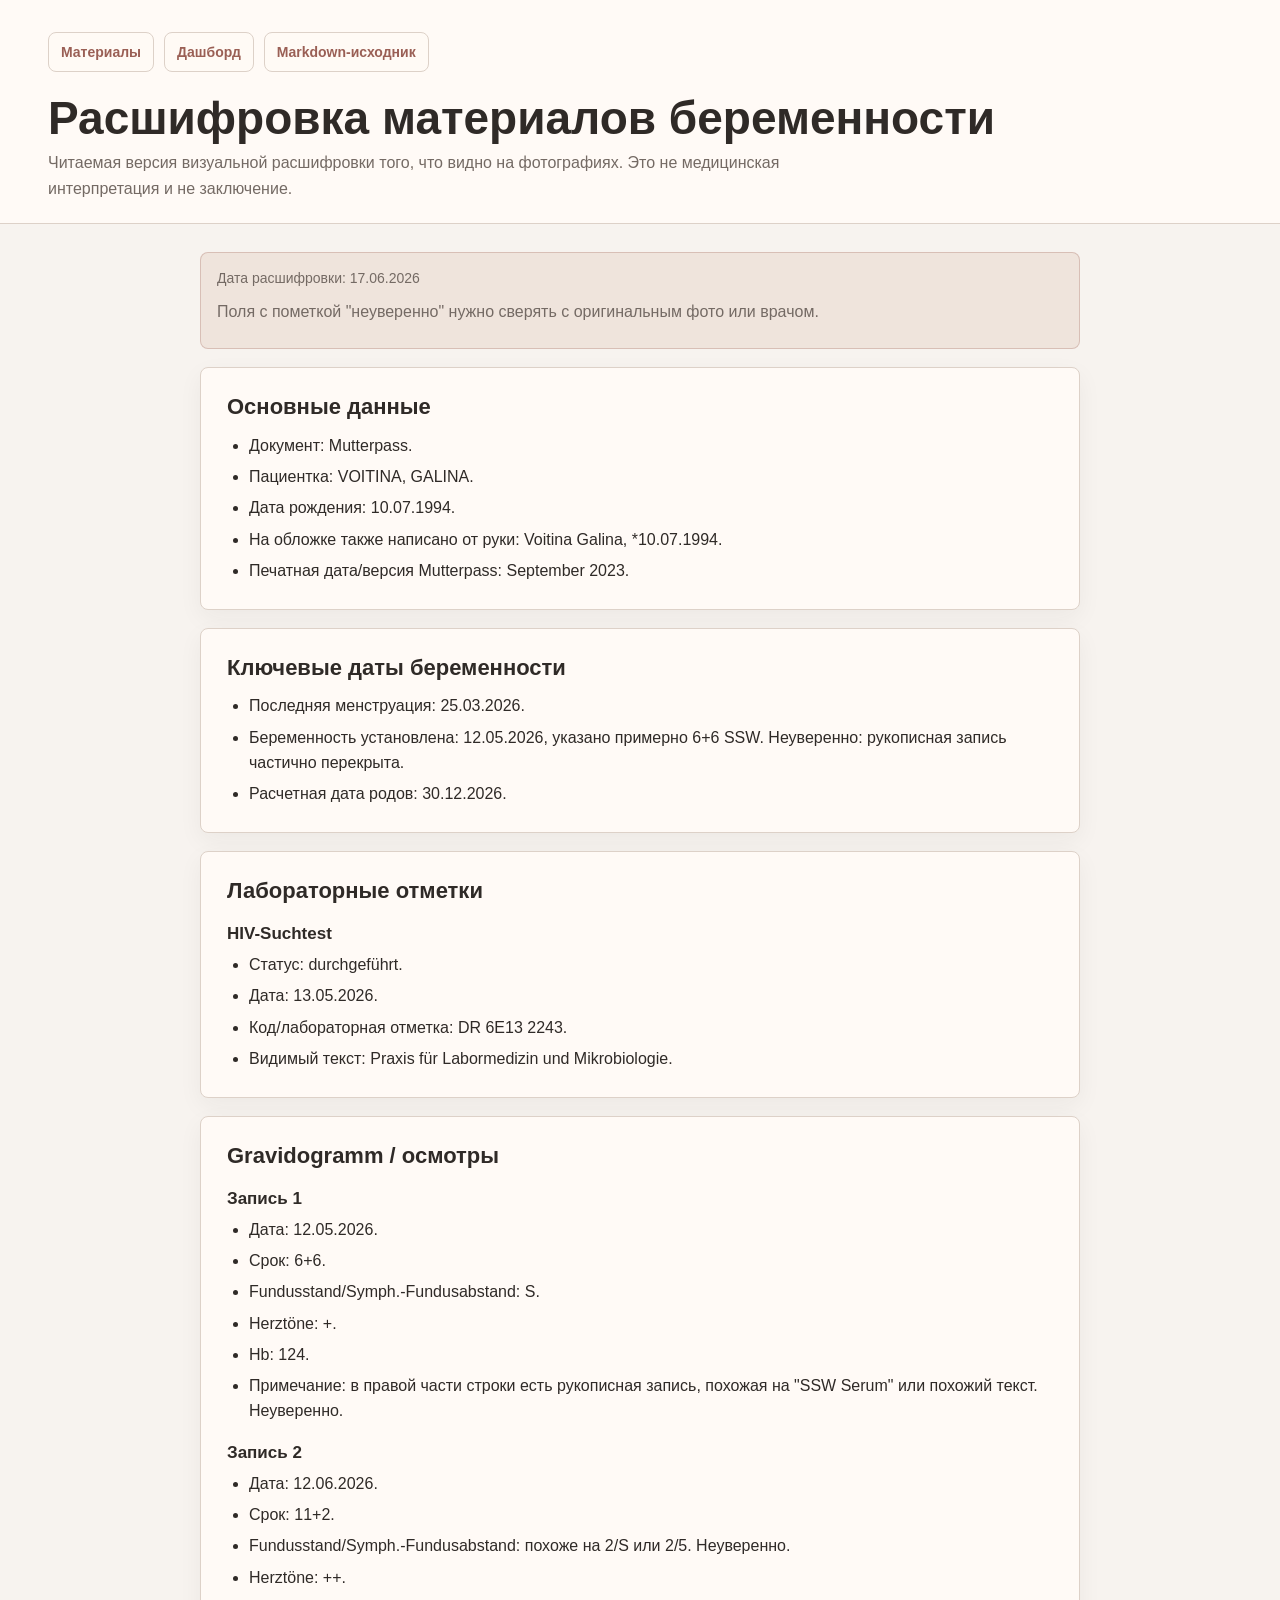
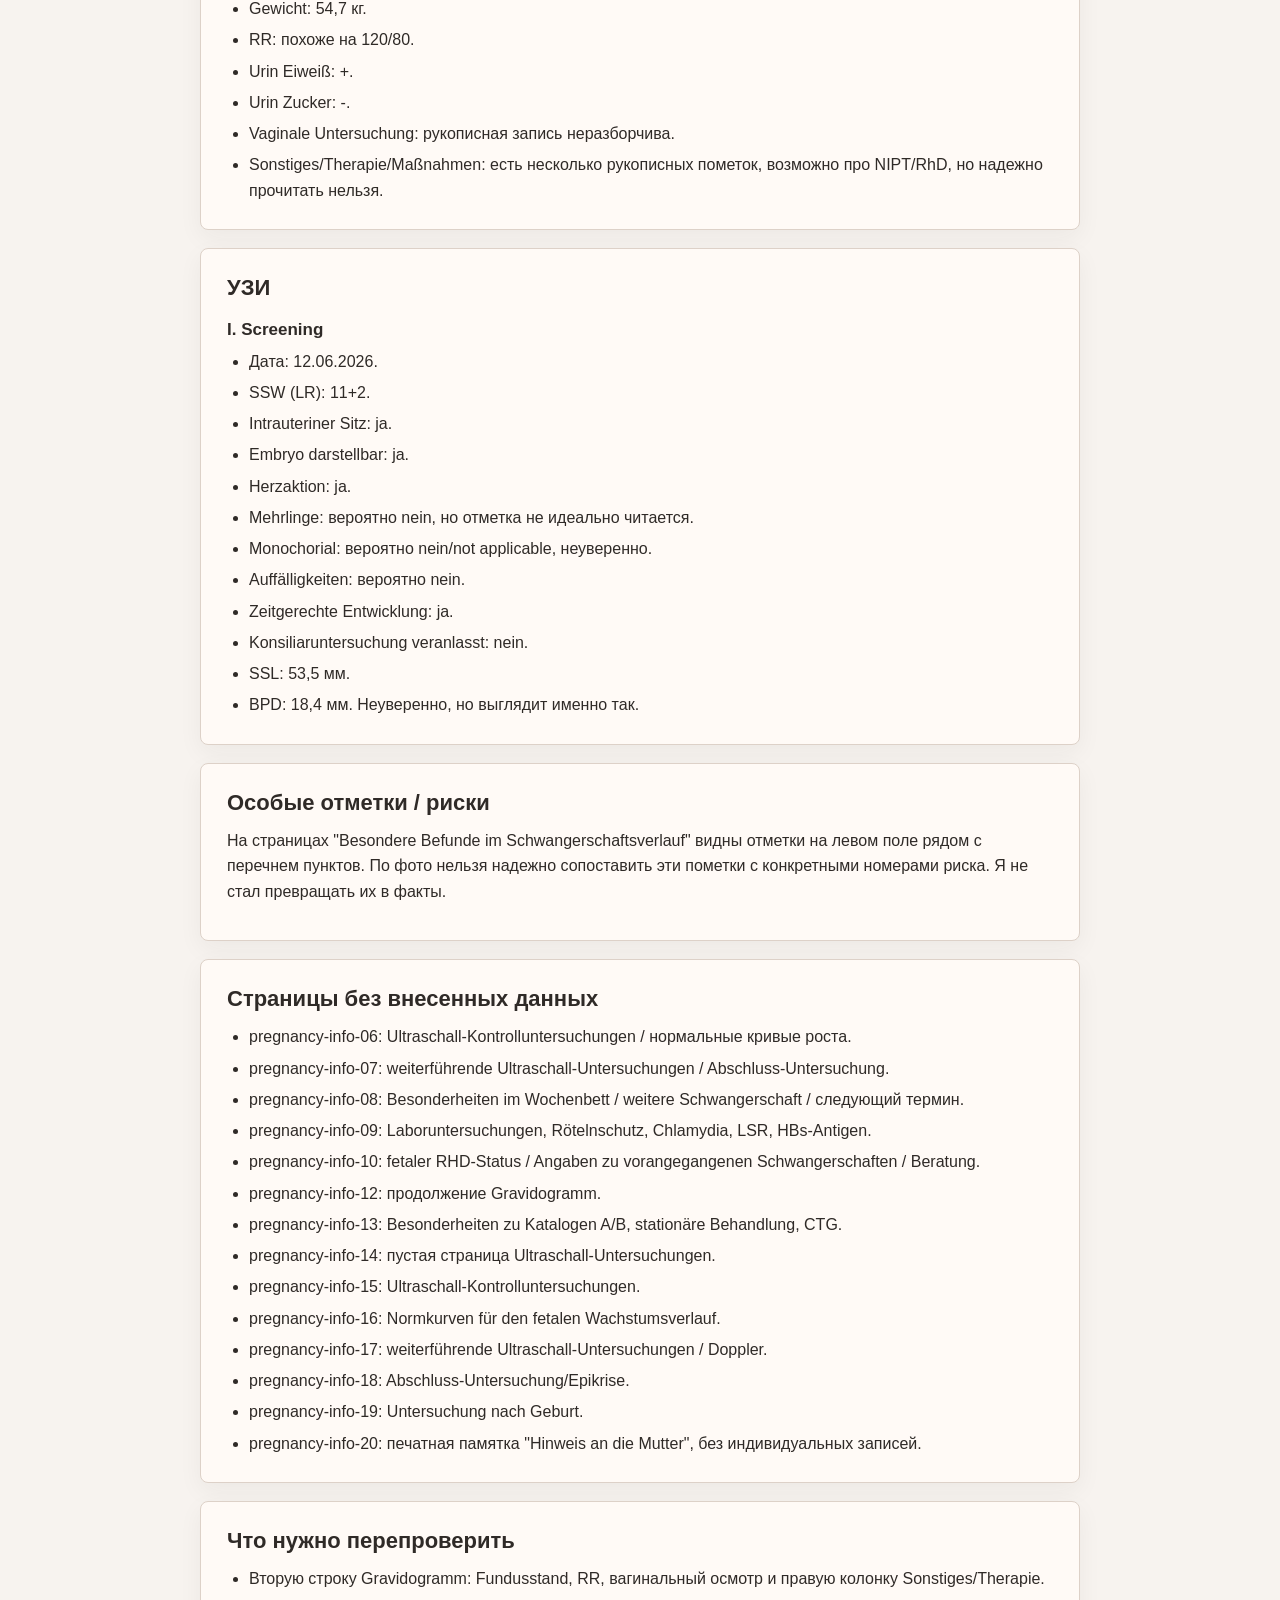
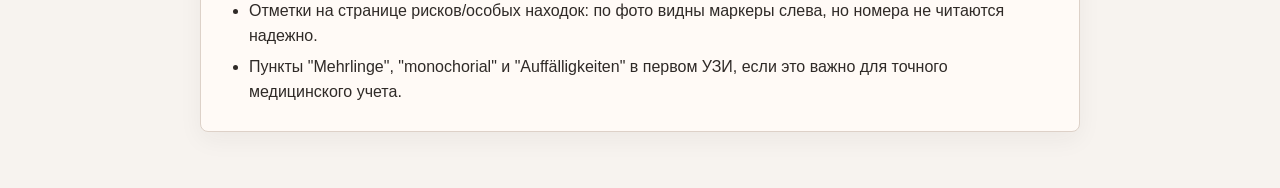
<file: human-readable/recognized-text/visual-transcription.html>
<!doctype html>
<html lang="ru">
<head>
  <meta charset="utf-8">
  <meta name="viewport" content="width=device-width, initial-scale=1">
  <title>Расшифровка материалов беременности</title>
  <style>
    :root {
      color-scheme: light;
      --paper: #f7f3ef;
      --ink: #2f2a27;
      --muted: #746a64;
      --line: #ddd1c8;
      --accent: #9a5f55;
      --surface: #fffaf6;
      --note: #efe4dc;
    }

    * { box-sizing: border-box; }

    body {
      margin: 0;
      background: var(--paper);
      color: var(--ink);
      font-family: -apple-system, BlinkMacSystemFont, "Segoe UI", sans-serif;
      line-height: 1.58;
    }

    header {
      padding: 32px clamp(18px, 4vw, 48px) 22px;
      border-bottom: 1px solid var(--line);
      background: var(--surface);
    }

    nav {
      display: flex;
      flex-wrap: wrap;
      gap: 10px;
      margin-bottom: 22px;
    }

    a {
      color: var(--accent);
      text-decoration-thickness: 1px;
      text-underline-offset: 3px;
    }

    .button-link {
      display: inline-flex;
      align-items: center;
      min-height: 36px;
      padding: 8px 12px;
      border: 1px solid var(--line);
      border-radius: 8px;
      background: rgba(255, 250, 245, 0.8);
      color: var(--accent);
      font-size: 14px;
      font-weight: 650;
      text-decoration: none;
    }

    h1 {
      margin: 0 0 8px;
      font-size: clamp(30px, 4vw, 46px);
      line-height: 1.05;
      letter-spacing: 0;
    }

    .summary {
      max-width: 820px;
      margin: 0;
      color: var(--muted);
      font-size: 16px;
    }

    main {
      width: min(880px, calc(100% - 32px));
      margin: 28px auto 56px;
    }

    section {
      margin-bottom: 18px;
      padding: clamp(18px, 3vw, 26px);
      border: 1px solid var(--line);
      border-radius: 8px;
      background: var(--surface);
      box-shadow: 0 8px 24px rgba(47, 42, 39, 0.05);
    }

    h2 {
      margin: 0 0 12px;
      font-size: 22px;
      line-height: 1.2;
      letter-spacing: 0;
    }

    h3 {
      margin: 18px 0 8px;
      font-size: 17px;
      line-height: 1.25;
      letter-spacing: 0;
    }

    p { margin: 0 0 10px; }

    ul {
      margin: 0;
      padding-left: 22px;
    }

    li + li { margin-top: 6px; }

    .notice {
      margin-bottom: 18px;
      padding: 14px 16px;
      border: 1px solid rgba(154, 95, 85, 0.28);
      border-radius: 8px;
      background: var(--note);
      color: var(--muted);
    }

    .date-line {
      color: var(--muted);
      font-size: 14px;
    }

    @media print {
      body { background: white; }
      header, section { background: white; box-shadow: none; }
      main { width: 100%; margin: 18px 0; padding: 0 14px; }
      section { break-inside: avoid; }
    }
  </style>
</head>
<body>
  <header>
    <nav aria-label="Навигация">
      <a class="button-link" href="../index.html">Материалы</a>
      <a class="button-link" href="../../index.html">Дашборд</a>
      <a class="button-link" href="visual-transcription.md">Markdown-исходник</a>
    </nav>
    <h1>Расшифровка материалов беременности</h1>
    <p class="summary">Читаемая версия визуальной расшифровки того, что видно на фотографиях. Это не медицинская интерпретация и не заключение.</p>
  </header>

  <main>
    <div class="notice">
      <p class="date-line">Дата расшифровки: 17.06.2026</p>
      <p>Поля с пометкой "неуверенно" нужно сверять с оригинальным фото или врачом.</p>
    </div>

    <section>
      <h2>Основные данные</h2>
      <ul>
        <li>Документ: Mutterpass.</li>
        <li>Пациентка: VOITINA, GALINA.</li>
        <li>Дата рождения: 10.07.1994.</li>
        <li>На обложке также написано от руки: Voitina Galina, *10.07.1994.</li>
        <li>Печатная дата/версия Mutterpass: September 2023.</li>
      </ul>
    </section>

    <section>
      <h2>Ключевые даты беременности</h2>
      <ul>
        <li>Последняя менструация: 25.03.2026.</li>
        <li>Беременность установлена: 12.05.2026, указано примерно 6+6 SSW. Неуверенно: рукописная запись частично перекрыта.</li>
        <li>Расчетная дата родов: 30.12.2026.</li>
      </ul>
    </section>

    <section>
      <h2>Лабораторные отметки</h2>
      <h3>HIV-Suchtest</h3>
      <ul>
        <li>Статус: durchgeführt.</li>
        <li>Дата: 13.05.2026.</li>
        <li>Код/лабораторная отметка: DR 6E13 2243.</li>
        <li>Видимый текст: Praxis für Labormedizin und Mikrobiologie.</li>
      </ul>
    </section>

    <section>
      <h2>Gravidogramm / осмотры</h2>
      <h3>Запись 1</h3>
      <ul>
        <li>Дата: 12.05.2026.</li>
        <li>Срок: 6+6.</li>
        <li>Fundusstand/Symph.-Fundusabstand: S.</li>
        <li>Herztöne: +.</li>
        <li>Hb: 124.</li>
        <li>Примечание: в правой части строки есть рукописная запись, похожая на "SSW Serum" или похожий текст. Неуверенно.</li>
      </ul>

      <h3>Запись 2</h3>
      <ul>
        <li>Дата: 12.06.2026.</li>
        <li>Срок: 11+2.</li>
        <li>Fundusstand/Symph.-Fundusabstand: похоже на 2/S или 2/5. Неуверенно.</li>
        <li>Herztöne: ++.</li>
        <li>Gewicht: 54,7 кг.</li>
        <li>RR: похоже на 120/80.</li>
        <li>Urin Eiweiß: +.</li>
        <li>Urin Zucker: -.</li>
        <li>Vaginale Untersuchung: рукописная запись неразборчива.</li>
        <li>Sonstiges/Therapie/Maßnahmen: есть несколько рукописных пометок, возможно про NIPT/RhD, но надежно прочитать нельзя.</li>
      </ul>
    </section>

    <section>
      <h2>УЗИ</h2>
      <h3>I. Screening</h3>
      <ul>
        <li>Дата: 12.06.2026.</li>
        <li>SSW (LR): 11+2.</li>
        <li>Intrauteriner Sitz: ja.</li>
        <li>Embryo darstellbar: ja.</li>
        <li>Herzaktion: ja.</li>
        <li>Mehrlinge: вероятно nein, но отметка не идеально читается.</li>
        <li>Monochorial: вероятно nein/not applicable, неуверенно.</li>
        <li>Auffälligkeiten: вероятно nein.</li>
        <li>Zeitgerechte Entwicklung: ja.</li>
        <li>Konsiliaruntersuchung veranlasst: nein.</li>
        <li>SSL: 53,5 мм.</li>
        <li>BPD: 18,4 мм. Неуверенно, но выглядит именно так.</li>
      </ul>
    </section>

    <section>
      <h2>Особые отметки / риски</h2>
      <p>На страницах "Besondere Befunde im Schwangerschaftsverlauf" видны отметки на левом поле рядом с перечнем пунктов. По фото нельзя надежно сопоставить эти пометки с конкретными номерами риска. Я не стал превращать их в факты.</p>
    </section>

    <section>
      <h2>Страницы без внесенных данных</h2>
      <ul>
        <li>pregnancy-info-06: Ultraschall-Kontrolluntersuchungen / нормальные кривые роста.</li>
        <li>pregnancy-info-07: weiterführende Ultraschall-Untersuchungen / Abschluss-Untersuchung.</li>
        <li>pregnancy-info-08: Besonderheiten im Wochenbett / weitere Schwangerschaft / следующий термин.</li>
        <li>pregnancy-info-09: Laboruntersuchungen, Rötelnschutz, Chlamydia, LSR, HBs-Antigen.</li>
        <li>pregnancy-info-10: fetaler RHD-Status / Angaben zu vorangegangenen Schwangerschaften / Beratung.</li>
        <li>pregnancy-info-12: продолжение Gravidogramm.</li>
        <li>pregnancy-info-13: Besonderheiten zu Katalogen A/B, stationäre Behandlung, CTG.</li>
        <li>pregnancy-info-14: пустая страница Ultraschall-Untersuchungen.</li>
        <li>pregnancy-info-15: Ultraschall-Kontrolluntersuchungen.</li>
        <li>pregnancy-info-16: Normkurven für den fetalen Wachstumsverlauf.</li>
        <li>pregnancy-info-17: weiterführende Ultraschall-Untersuchungen / Doppler.</li>
        <li>pregnancy-info-18: Abschluss-Untersuchung/Epikrise.</li>
        <li>pregnancy-info-19: Untersuchung nach Geburt.</li>
        <li>pregnancy-info-20: печатная памятка "Hinweis an die Mutter", без индивидуальных записей.</li>
      </ul>
    </section>

    <section>
      <h2>Что нужно перепроверить</h2>
      <ul>
        <li>Вторую строку Gravidogramm: Fundusstand, RR, вагинальный осмотр и правую колонку Sonstiges/Therapie.</li>
        <li>Отметки на странице рисков/особых находок: по фото видны маркеры слева, но номера не читаются надежно.</li>
        <li>Пункты "Mehrlinge", "monochorial" и "Auffälligkeiten" в первом УЗИ, если это важно для точного медицинского учета.</li>
      </ul>
    </section>
  </main>
</body>
</html>
</file>
<file: styles.css>
:root {
  color-scheme: light;
  --page: #f6f1eb;
  --paper: #fffaf5;
  --surface: #fffdf9;
  --ink: #2e2925;
  --muted: #766d66;
  --soft: #a89d93;
  --line: #e5d8ce;
  --rose: #a65f5a;
  --rose-deep: #7f4643;
  --sage: #6f8472;
  --sage-soft: #dce6dc;
  --amber: #a8793f;
  --danger: #a9524d;
  --shadow: 0 18px 50px rgba(71, 55, 43, 0.10);
  --radius: 8px;
  --gutter: clamp(18px, 3vw, 34px);
}

* {
  box-sizing: border-box;
}

html {
  scroll-behavior: smooth;
}

body {
  margin: 0;
  background:
    linear-gradient(90deg, rgba(166, 95, 90, 0.04), transparent 36%),
    var(--page);
  color: var(--ink);
  font-family: -apple-system, BlinkMacSystemFont, "Segoe UI", sans-serif;
  line-height: 1.5;
}

a {
  color: inherit;
  text-decoration: none;
}

button,
input {
  font: inherit;
}

.app-shell {
  display: grid;
  grid-template-columns: 244px minmax(0, 1fr);
  min-height: 100vh;
}

.side-rail {
  position: sticky;
  top: 0;
  align-self: start;
  min-width: 0;
  height: 100vh;
  padding: 24px 18px;
  border-right: 1px solid var(--line);
  background: rgba(255, 250, 245, 0.86);
  backdrop-filter: blur(16px);
}

.brand {
  display: flex;
  align-items: center;
  gap: 12px;
  padding: 8px 6px 24px;
}

.brand-mark {
  width: 34px;
  height: 34px;
  border: 1px solid rgba(166, 95, 90, 0.34);
  border-radius: 50%;
  background:
    radial-gradient(circle at 50% 36%, #fffdf9 0 23%, transparent 24%),
    linear-gradient(145deg, #c9847c, #7f9a80);
  box-shadow: inset 0 0 0 5px rgba(255, 250, 245, 0.7);
}

.brand strong {
  display: block;
  font-size: 17px;
  font-weight: 680;
}

.brand small {
  display: block;
  color: var(--muted);
  font-size: 12px;
}

.section-nav {
  display: grid;
  min-width: 0;
  gap: 4px;
}

.section-nav a,
.archive-link {
  display: flex;
  align-items: center;
  justify-content: space-between;
  min-height: 38px;
  padding: 9px 10px;
  border-radius: var(--radius);
  color: var(--muted);
  font-size: 14px;
  font-weight: 560;
}

.section-nav a:hover,
.section-nav a.is-active,
.archive-link:hover {
  background: #efe4dc;
  color: var(--ink);
}

.archive-link {
  margin-top: 22px;
  border: 1px solid var(--line);
  color: var(--rose-deep);
}

.page {
  min-width: 0;
  width: min(1180px, calc(100% - var(--gutter) * 2));
  margin: 0 auto;
  padding: 24px 0 72px;
}

.topbar {
  display: flex;
  align-items: center;
  justify-content: space-between;
  gap: 18px;
  margin-bottom: 24px;
}

.current-date,
.section-label {
  margin: 0 0 6px;
  color: var(--rose-deep);
  font-size: 12px;
  font-weight: 720;
  letter-spacing: 0.08em;
  text-transform: uppercase;
}

h1,
h2,
h3,
p {
  margin-top: 0;
}

h1 {
  margin-bottom: 0;
  font-size: clamp(34px, 5vw, 58px);
  line-height: 0.98;
  letter-spacing: 0;
}

h2 {
  margin-bottom: 0;
  font-size: clamp(22px, 2.4vw, 30px);
  line-height: 1.1;
  letter-spacing: 0;
}

h3 {
  margin-bottom: 8px;
  font-size: 17px;
  line-height: 1.2;
}

.text-link {
  display: inline-flex;
  align-items: center;
  min-height: 36px;
  padding: 8px 11px;
  border: 1px solid var(--line);
  border-radius: var(--radius);
  color: var(--rose-deep);
  background: rgba(255, 253, 249, 0.7);
  font-size: 13px;
  font-weight: 650;
}

.section-block {
  margin-bottom: 24px;
  scroll-margin-top: 24px;
}

.hero {
  display: grid;
  grid-template-columns: minmax(0, 1.35fr) minmax(280px, 0.65fr);
  gap: 18px;
}

.hero-main,
.deadline-panel,
.growth-card,
.screening-card,
.phase-card,
.documents-block,
.verification-block,
.timeline-block,
#visits,
#sources {
  border: 1px solid var(--line);
  border-radius: var(--radius);
  background: rgba(255, 253, 249, 0.84);
  box-shadow: var(--shadow);
}

.hero-main {
  padding: clamp(24px, 4vw, 40px);
  background:
    linear-gradient(135deg, rgba(166, 95, 90, 0.12), transparent 42%),
    linear-gradient(180deg, #fffdf9, #fbf4ee);
}

.gestation-number {
  font-size: clamp(70px, 13vw, 138px);
  line-height: 0.88;
  font-weight: 740;
  letter-spacing: 0;
  color: var(--ink);
}

.hero-summary {
  max-width: 620px;
  margin: 12px 0 28px;
  color: var(--muted);
  font-size: 17px;
}

.status-grid {
  display: grid;
  grid-template-columns: repeat(4, minmax(0, 1fr));
  gap: 10px;
}

.status-card {
  min-height: 104px;
  padding: 14px;
  border: 1px solid rgba(229, 216, 206, 0.9);
  border-radius: var(--radius);
  background: rgba(255, 250, 245, 0.74);
}

.status-card span,
.measurement-grid span,
.card-topline,
.source-card small {
  display: block;
  color: var(--muted);
  font-size: 12px;
  font-weight: 650;
}

.status-card strong {
  display: block;
  margin: 9px 0 4px;
  font-size: 22px;
  line-height: 1.1;
}

.status-card small {
  color: var(--soft);
  font-size: 12px;
}

.deadline-panel {
  padding: 24px;
}

.growth-card {
  position: relative;
  display: grid;
  grid-template-columns: minmax(320px, 0.78fr) minmax(430px, 1.22fr);
  min-height: 250px;
  overflow: hidden;
  background:
    linear-gradient(115deg, rgba(166, 95, 90, 0.06), transparent 42%),
    rgba(255, 253, 249, 0.92);
}

.growth-copy {
  align-self: center;
  padding: 28px 10px 26px 28px;
}

.growth-copy h2 {
  max-width: 430px;
  margin: 0 0 24px;
  font-size: clamp(28px, 3.2vw, 43px);
  line-height: 1.02;
}

.growth-metrics {
  display: grid;
  grid-template-columns: repeat(3, max-content);
  align-items: stretch;
}

.growth-metrics div {
  min-width: 116px;
  padding: 2px 22px;
  border-left: 1px solid var(--line);
}

.growth-metrics div:first-child {
  padding-left: 0;
  border-left: 0;
}

.growth-metrics strong,
.growth-metrics span {
  display: block;
}

.growth-metrics strong {
  color: var(--ink);
  font-size: 22px;
  line-height: 1.1;
  white-space: nowrap;
}

.growth-metrics div:first-child strong {
  color: var(--sage);
}

.growth-metrics span {
  margin-top: 5px;
  color: var(--muted);
  font-size: 12px;
  text-align: center;
}

.growth-metrics div:first-child span {
  text-align: left;
}

.growth-note {
  margin: 16px 0 0;
  color: var(--muted);
  font-size: 12px;
}

.growth-visual {
  position: relative;
  display: flex;
  min-width: 0;
  padding: 22px 24px 46px 8px;
}

.growth-comparison {
  position: relative;
  display: flex;
  flex: 1;
  align-items: flex-end;
  justify-content: center;
  gap: 5%;
  min-width: 0;
  padding: 12px 0 34px;
  border-bottom: 2px dashed #e4cbbb;
}

.growth-figure {
  position: relative;
  display: flex;
  align-items: flex-end;
  justify-content: center;
  height: 150px;
  margin: 0;
}

.growth-fruit-figure {
  flex: 0 0 var(--fruit-width, 4.8%);
  min-width: 24px;
}

.growth-newborn-figure {
  flex: 0 0 44%;
}

.growth-figure img {
  display: block;
  width: 100%;
  max-height: 100%;
  object-fit: contain;
  object-position: center bottom;
  filter: drop-shadow(0 12px 12px rgba(71, 55, 43, 0.08));
}

.growth-figure figcaption {
  position: absolute;
  top: calc(100% + 16px);
  left: 50%;
  width: max-content;
  max-width: 190px;
  transform: translateX(-50%);
  color: var(--ink);
  font-size: 13px;
  white-space: nowrap;
}

.growth-controls {
  position: absolute;
  right: 18px;
  bottom: 12px;
  display: flex;
  gap: 5px;
}

.growth-controls button {
  min-height: 28px;
  padding: 4px 8px;
  border: 1px solid var(--line);
  border-radius: 6px;
  color: var(--muted);
  background: rgba(255, 250, 245, 0.92);
  cursor: pointer;
  font-size: 11px;
  font-weight: 680;
}

.growth-controls button:hover,
.growth-controls button:focus-visible {
  border-color: rgba(166, 95, 90, 0.55);
  color: var(--rose-deep);
  outline: 0;
}

.growth-controls button:disabled {
  cursor: not-allowed;
  opacity: 0.42;
}

.growth-card.is-current-week [data-growth-action="current"] {
  color: #55705b;
  border-color: rgba(111, 132, 114, 0.36);
  background: var(--sage-soft);
}

.growth-card.has-error .growth-visual,
.growth-card.has-error .growth-metrics,
.growth-card.has-error .growth-note {
  display: none;
}

.deadline-panel h2 {
  margin: 4px 0 8px;
  font-size: 25px;
}

.deadline-panel p {
  color: var(--muted);
}

.deadline-rule {
  height: 1px;
  margin: 22px 0;
  background: var(--line);
}

.note {
  margin-bottom: 0;
  font-size: 13px;
}

.section-heading {
  display: flex;
  align-items: center;
  justify-content: space-between;
  gap: 16px;
  margin-bottom: 16px;
}

.timeline-block,
#visits,
#sources,
.documents-block,
.verification-block {
  padding: 22px;
}

.filter-group {
  display: flex;
  gap: 6px;
  padding: 4px;
  border: 1px solid var(--line);
  border-radius: var(--radius);
  background: #fbf4ee;
}

.filter-button {
  min-width: 84px;
  min-height: 32px;
  border: 0;
  border-radius: 6px;
  color: var(--muted);
  background: transparent;
  cursor: pointer;
  font-size: 13px;
  font-weight: 680;
}

.filter-button.is-active {
  color: var(--ink);
  background: var(--surface);
  box-shadow: 0 6px 16px rgba(71, 55, 43, 0.10);
}

.event-list {
  display: grid;
  gap: 10px;
}

.event-row {
  display: grid;
  grid-template-columns: 96px 18px minmax(0, 1fr);
  align-items: stretch;
  padding: 12px;
  border: 1px solid rgba(229, 216, 206, 0.76);
  border-radius: var(--radius);
  background: rgba(255, 250, 245, 0.64);
}

.event-row.is-past {
  opacity: 0.58;
}

.event-row.is-today {
  border-color: rgba(166, 95, 90, 0.48);
  background: rgba(166, 95, 90, 0.08);
}

.event-date strong {
  display: block;
  font-size: 14px;
}

.event-date span {
  color: var(--muted);
  font-size: 12px;
}

.event-line {
  position: relative;
}

.event-content {
  padding-left: 8px;
}

.event-line::before {
  content: "";
  position: absolute;
  left: 8px;
  top: 5px;
  width: 7px;
  height: 7px;
  border-radius: 50%;
  background: var(--sage);
}

.event-line::after {
  content: "";
  position: absolute;
  left: 11px;
  top: 18px;
  bottom: 0;
  width: 1px;
  background: var(--line);
}

.event-head {
  display: flex;
  align-items: center;
  justify-content: space-between;
  gap: 10px;
}

.event-head h3,
.event-content p {
  margin-bottom: 5px;
}

.event-content p {
  color: var(--muted);
  font-size: 14px;
}

.type-pill,
.confidence {
  display: inline-flex;
  align-items: center;
  min-height: 24px;
  padding: 3px 8px;
  border-radius: 999px;
  font-size: 12px;
  font-weight: 700;
}

.type-medical {
  color: #55705b;
  background: var(--sage-soft);
}

.type-admin {
  color: #8b6330;
  background: #f2dfc4;
}

.confidence-high {
  color: #4f7159;
  background: #dfeadd;
}

.confidence-medium {
  color: #866230;
  background: #f4e3c6;
}

.confidence-low {
  color: #964d4c;
  background: #f0d2cf;
}

.meta-row {
  display: flex;
  flex-wrap: wrap;
  align-items: center;
  gap: 8px;
  color: var(--muted);
  font-size: 12px;
}

.meta-row a {
  text-decoration: underline;
  text-underline-offset: 3px;
}

.screening-grid {
  display: grid;
  grid-template-columns: repeat(2, minmax(0, 1fr));
  gap: 16px;
}

.screening-card {
  padding: 22px;
}

.card-topline {
  display: flex;
  align-items: center;
  justify-content: space-between;
  gap: 12px;
  margin-bottom: 14px;
}

.screening-card p {
  color: var(--muted);
  font-size: 14px;
}

.measurement-grid {
  display: grid;
  grid-template-columns: repeat(3, minmax(0, 1fr));
  gap: 8px;
  margin: 18px 0;
}

.measurement-grid div {
  padding: 12px;
  border: 1px solid var(--line);
  border-radius: var(--radius);
  background: #fbf4ee;
}

.measurement-grid strong {
  display: block;
  margin: 8px 0 3px;
  font-size: 19px;
}

.measurement-grid small {
  color: var(--soft);
  font-size: 11px;
}

.table-wrap {
  overflow-x: auto;
}

table {
  width: 100%;
  min-width: 780px;
  border-collapse: collapse;
}

th,
td {
  padding: 13px 12px;
  border-bottom: 1px solid var(--line);
  text-align: left;
  vertical-align: middle;
  font-size: 14px;
}

th {
  color: var(--muted);
  font-size: 12px;
  font-weight: 740;
  letter-spacing: 0.04em;
  text-transform: uppercase;
}

tbody tr:last-child td {
  border-bottom: 0;
}

.row-note {
  width: 24px;
  height: 24px;
  margin-left: 6px;
  border: 1px solid var(--line);
  border-radius: 50%;
  color: var(--rose-deep);
  background: #fffaf5;
  cursor: pointer;
  font-size: 12px;
  font-weight: 800;
}

.phase-grid {
  display: grid;
  grid-template-columns: repeat(4, minmax(0, 1fr));
  gap: 12px;
}

.phase-card {
  padding: 16px;
}

.phase-card summary {
  cursor: pointer;
  list-style: none;
}

.phase-card summary::-webkit-details-marker {
  display: none;
}

.phase-card summary strong,
.phase-card summary small {
  display: block;
}

.phase-card summary small {
  margin-top: 3px;
  color: var(--muted);
  font-size: 12px;
}

.phase-card ul {
  display: grid;
  gap: 9px;
  margin: 14px 0 0;
  padding-left: 18px;
  color: var(--muted);
  font-size: 14px;
}

.document-layout {
  display: grid;
  grid-template-columns: 1.15fr 0.85fr;
  gap: 18px;
}

.checklist {
  display: grid;
  gap: 8px;
}

.check-row {
  display: flex;
  align-items: flex-start;
  gap: 10px;
  padding: 11px 12px;
  border: 1px solid rgba(229, 216, 206, 0.8);
  border-radius: var(--radius);
  background: rgba(255, 250, 245, 0.66);
  color: var(--ink);
  font-size: 14px;
}

.check-row input {
  width: 16px;
  height: 16px;
  margin-top: 2px;
  accent-color: var(--rose);
}

.agency-list {
  display: grid;
  gap: 8px;
}

.agency-list article {
  padding: 12px;
  border-left: 3px solid var(--sage);
  background: #f7efe8;
}

.agency-list h3 {
  margin-bottom: 3px;
  font-size: 14px;
}

.agency-list p {
  margin-bottom: 0;
  color: var(--muted);
  font-size: 13px;
}

.verification-list {
  display: grid;
  grid-template-columns: repeat(2, minmax(0, 1fr));
  gap: 10px;
}

.verification-item {
  padding: 14px;
  border: 1px solid rgba(169, 82, 77, 0.25);
  border-radius: var(--radius);
  background: rgba(240, 210, 207, 0.24);
}

.verification-item h3 {
  margin-bottom: 5px;
}

.verification-item p {
  color: var(--muted);
  font-size: 14px;
}

.source-strip {
  display: grid;
  grid-template-columns: repeat(10, minmax(72px, 1fr));
  gap: 8px;
}

.source-card {
  min-width: 0;
  padding: 8px;
  border: 1px solid var(--line);
  border-radius: var(--radius);
  background: #fbf4ee;
}

.source-card:hover {
  border-color: rgba(166, 95, 90, 0.5);
}

.source-thumb {
  display: block;
  width: 100%;
  aspect-ratio: 3 / 4;
  margin-bottom: 8px;
  border-radius: 5px;
  background: #efe4dc;
  border: 1px solid rgba(229, 216, 206, 0.9);
  object-fit: cover;
}

.source-card strong {
  display: block;
  font-size: 13px;
}

.source-card small {
  overflow: hidden;
  text-overflow: ellipsis;
  white-space: nowrap;
}

body.is-postpartum .hero-main {
  background:
    linear-gradient(135deg, rgba(111, 132, 114, 0.16), transparent 42%),
    linear-gradient(180deg, #fffdf9, #eef4ed);
}

@media (max-width: 1020px) {
  .app-shell {
    grid-template-columns: minmax(0, 1fr);
  }

  .side-rail {
    position: sticky;
    top: 0;
    z-index: 10;
    overflow: hidden;
    height: auto;
    padding: 14px var(--gutter);
    border-right: 0;
    border-bottom: 1px solid var(--line);
  }

  .brand,
  .archive-link {
    display: none;
  }

  .section-nav {
    display: flex;
    gap: 6px;
    overflow-x: auto;
    padding-bottom: 2px;
  }

  .section-nav a {
    flex: 0 0 auto;
  }

  .page {
    padding-top: 18px;
  }

  .hero,
  .growth-card,
  .screening-grid,
  .document-layout {
    grid-template-columns: 1fr;
  }

  .growth-copy {
    padding: 24px 24px 4px;
  }

  .growth-visual {
    min-height: 238px;
    padding: 8px 24px 48px;
  }

  .status-grid,
  .phase-grid {
    grid-template-columns: repeat(2, minmax(0, 1fr));
  }

  .source-strip {
    grid-template-columns: repeat(5, minmax(72px, 1fr));
  }
}

@media (max-width: 640px) {
  .page {
    width: min(1180px, calc(100% - 24px));
  }

  .topbar,
  .section-heading,
  .event-head {
    align-items: flex-start;
    flex-direction: column;
  }

  .hero-main,
  .deadline-panel,
  .timeline-block,
  #visits,
  #sources,
  .documents-block,
  .verification-block,
  .growth-copy,
  .screening-card {
    padding: 16px;
  }

  .growth-card {
    min-height: 0;
  }

  .growth-copy h2 {
    margin-bottom: 18px;
    font-size: 30px;
  }

  .growth-metrics {
    grid-template-columns: repeat(3, minmax(0, 1fr));
    align-items: start;
  }

  .growth-metrics div {
    display: flex;
    flex-direction: column;
    align-items: center;
    min-width: 0;
    padding: 2px 10px;
    text-align: center;
  }

  .growth-metrics strong {
    font-size: 17px;
  }

  .growth-metrics span,
  .growth-metrics div:first-child span {
    width: 100%;
    text-align: center;
  }

  .growth-visual {
    min-height: 215px;
    padding: 0 16px 52px;
  }

  .growth-figure {
    height: 118px;
  }

  .growth-figure figcaption {
    top: calc(100% + 13px);
    font-size: 11px;
  }

  .growth-controls {
    right: 10px;
    bottom: 10px;
  }

  .gestation-number {
    font-size: clamp(58px, 24vw, 92px);
  }

  .status-grid,
  .phase-grid,
  .measurement-grid,
  .verification-list {
    grid-template-columns: 1fr;
  }

  .event-row {
    grid-template-columns: 78px 14px minmax(0, 1fr);
    padding: 10px;
  }

  .filter-group {
    width: 100%;
  }

  .filter-button {
    flex: 1;
    min-width: 0;
  }

  .source-strip {
    grid-template-columns: repeat(4, minmax(62px, 1fr));
  }
}

@media print {
  body {
    background: white;
  }

  .side-rail,
  .filter-group,
  .growth-controls,
  .text-link {
    display: none;
  }

  .app-shell,
  .hero,
  .screening-grid,
  .document-layout,
  .phase-grid,
  .verification-list {
    display: block;
  }

  .page {
    width: 100%;
    padding: 0;
  }

  .section-block,
  .screening-card,
  .phase-card {
    break-inside: avoid;
    box-shadow: none;
  }
}
</file>
<file: docs/styles.css>
:root {
  color-scheme: light;
  --page: #f6f1eb;
  --paper: #fffaf5;
  --surface: #fffdf9;
  --ink: #2e2925;
  --muted: #766d66;
  --soft: #a89d93;
  --line: #e5d8ce;
  --rose: #a65f5a;
  --rose-deep: #7f4643;
  --sage: #6f8472;
  --sage-soft: #dce6dc;
  --amber: #a8793f;
  --danger: #a9524d;
  --shadow: 0 18px 50px rgba(71, 55, 43, 0.10);
  --radius: 8px;
  --gutter: clamp(18px, 3vw, 34px);
}

* {
  box-sizing: border-box;
}

html {
  scroll-behavior: smooth;
}

body {
  margin: 0;
  background:
    linear-gradient(90deg, rgba(166, 95, 90, 0.04), transparent 36%),
    var(--page);
  color: var(--ink);
  font-family: -apple-system, BlinkMacSystemFont, "Segoe UI", sans-serif;
  line-height: 1.5;
}

a {
  color: inherit;
  text-decoration: none;
}

button,
input {
  font: inherit;
}

.app-shell {
  display: grid;
  grid-template-columns: 244px minmax(0, 1fr);
  min-height: 100vh;
}

.side-rail {
  position: sticky;
  top: 0;
  align-self: start;
  min-width: 0;
  height: 100vh;
  padding: 24px 18px;
  border-right: 1px solid var(--line);
  background: rgba(255, 250, 245, 0.86);
  backdrop-filter: blur(16px);
}

.brand {
  display: flex;
  align-items: center;
  gap: 12px;
  padding: 8px 6px 24px;
}

.brand-mark {
  width: 34px;
  height: 34px;
  border: 1px solid rgba(166, 95, 90, 0.34);
  border-radius: 50%;
  background:
    radial-gradient(circle at 50% 36%, #fffdf9 0 23%, transparent 24%),
    linear-gradient(145deg, #c9847c, #7f9a80);
  box-shadow: inset 0 0 0 5px rgba(255, 250, 245, 0.7);
}

.brand strong {
  display: block;
  font-size: 17px;
  font-weight: 680;
}

.brand small {
  display: block;
  color: var(--muted);
  font-size: 12px;
}

.section-nav {
  display: grid;
  min-width: 0;
  gap: 4px;
}

.section-nav a,
.archive-link {
  display: flex;
  align-items: center;
  justify-content: space-between;
  min-height: 38px;
  padding: 9px 10px;
  border-radius: var(--radius);
  color: var(--muted);
  font-size: 14px;
  font-weight: 560;
}

.section-nav a:hover,
.section-nav a.is-active,
.archive-link:hover {
  background: #efe4dc;
  color: var(--ink);
}

.archive-link {
  margin-top: 22px;
  border: 1px solid var(--line);
  color: var(--rose-deep);
}

.page {
  min-width: 0;
  width: min(1180px, calc(100% - var(--gutter) * 2));
  margin: 0 auto;
  padding: 24px 0 72px;
}

.topbar {
  display: flex;
  align-items: center;
  justify-content: space-between;
  gap: 18px;
  margin-bottom: 24px;
}

.current-date,
.section-label {
  margin: 0 0 6px;
  color: var(--rose-deep);
  font-size: 12px;
  font-weight: 720;
  letter-spacing: 0.08em;
  text-transform: uppercase;
}

h1,
h2,
h3,
p {
  margin-top: 0;
}

h1 {
  margin-bottom: 0;
  font-size: clamp(34px, 5vw, 58px);
  line-height: 0.98;
  letter-spacing: 0;
}

h2 {
  margin-bottom: 0;
  font-size: clamp(22px, 2.4vw, 30px);
  line-height: 1.1;
  letter-spacing: 0;
}

h3 {
  margin-bottom: 8px;
  font-size: 17px;
  line-height: 1.2;
}

.text-link {
  display: inline-flex;
  align-items: center;
  min-height: 36px;
  padding: 8px 11px;
  border: 1px solid var(--line);
  border-radius: var(--radius);
  color: var(--rose-deep);
  background: rgba(255, 253, 249, 0.7);
  font-size: 13px;
  font-weight: 650;
}

.section-block {
  margin-bottom: 24px;
  scroll-margin-top: 24px;
}

.hero {
  display: grid;
  grid-template-columns: minmax(0, 1.35fr) minmax(280px, 0.65fr);
  gap: 18px;
}

.hero-main,
.deadline-panel,
.screening-card,
.phase-card,
.documents-block,
.verification-block,
.timeline-block,
#visits,
#sources {
  border: 1px solid var(--line);
  border-radius: var(--radius);
  background: rgba(255, 253, 249, 0.84);
  box-shadow: var(--shadow);
}

.hero-main {
  padding: clamp(24px, 4vw, 40px);
  background:
    linear-gradient(135deg, rgba(166, 95, 90, 0.12), transparent 42%),
    linear-gradient(180deg, #fffdf9, #fbf4ee);
}

.gestation-number {
  font-size: clamp(70px, 13vw, 138px);
  line-height: 0.88;
  font-weight: 740;
  letter-spacing: 0;
  color: var(--ink);
}

.hero-summary {
  max-width: 620px;
  margin: 12px 0 28px;
  color: var(--muted);
  font-size: 17px;
}

.status-grid {
  display: grid;
  grid-template-columns: repeat(4, minmax(0, 1fr));
  gap: 10px;
}

.status-card {
  min-height: 104px;
  padding: 14px;
  border: 1px solid rgba(229, 216, 206, 0.9);
  border-radius: var(--radius);
  background: rgba(255, 250, 245, 0.74);
}

.status-card span,
.measurement-grid span,
.card-topline,
.source-card small {
  display: block;
  color: var(--muted);
  font-size: 12px;
  font-weight: 650;
}

.status-card strong {
  display: block;
  margin: 9px 0 4px;
  font-size: 22px;
  line-height: 1.1;
}

.status-card small {
  color: var(--soft);
  font-size: 12px;
}

.deadline-panel {
  padding: 24px;
}

.deadline-panel h2 {
  margin: 4px 0 8px;
  font-size: 25px;
}

.deadline-panel p {
  color: var(--muted);
}

.deadline-rule {
  height: 1px;
  margin: 22px 0;
  background: var(--line);
}

.note {
  margin-bottom: 0;
  font-size: 13px;
}

.section-heading {
  display: flex;
  align-items: center;
  justify-content: space-between;
  gap: 16px;
  margin-bottom: 16px;
}

.timeline-block,
#visits,
#sources,
.documents-block,
.verification-block {
  padding: 22px;
}

.filter-group {
  display: flex;
  gap: 6px;
  padding: 4px;
  border: 1px solid var(--line);
  border-radius: var(--radius);
  background: #fbf4ee;
}

.filter-button {
  min-width: 84px;
  min-height: 32px;
  border: 0;
  border-radius: 6px;
  color: var(--muted);
  background: transparent;
  cursor: pointer;
  font-size: 13px;
  font-weight: 680;
}

.filter-button.is-active {
  color: var(--ink);
  background: var(--surface);
  box-shadow: 0 6px 16px rgba(71, 55, 43, 0.10);
}

.event-list {
  display: grid;
  gap: 10px;
}

.event-row {
  display: grid;
  grid-template-columns: 96px 18px minmax(0, 1fr);
  align-items: stretch;
  padding: 12px;
  border: 1px solid rgba(229, 216, 206, 0.76);
  border-radius: var(--radius);
  background: rgba(255, 250, 245, 0.64);
}

.event-row.is-past {
  opacity: 0.58;
}

.event-row.is-today {
  border-color: rgba(166, 95, 90, 0.48);
  background: rgba(166, 95, 90, 0.08);
}

.event-date strong {
  display: block;
  font-size: 14px;
}

.event-date span {
  color: var(--muted);
  font-size: 12px;
}

.event-line {
  position: relative;
}

.event-line::before {
  content: "";
  position: absolute;
  left: 8px;
  top: 5px;
  width: 7px;
  height: 7px;
  border-radius: 50%;
  background: var(--sage);
}

.event-line::after {
  content: "";
  position: absolute;
  left: 11px;
  top: 18px;
  bottom: 0;
  width: 1px;
  background: var(--line);
}

.event-head {
  display: flex;
  align-items: center;
  justify-content: space-between;
  gap: 10px;
}

.event-head h3,
.event-content p {
  margin-bottom: 5px;
}

.event-content p {
  color: var(--muted);
  font-size: 14px;
}

.type-pill,
.confidence {
  display: inline-flex;
  align-items: center;
  min-height: 24px;
  padding: 3px 8px;
  border-radius: 999px;
  font-size: 12px;
  font-weight: 700;
}

.type-medical {
  color: #55705b;
  background: var(--sage-soft);
}

.type-admin {
  color: #8b6330;
  background: #f2dfc4;
}

.confidence-high {
  color: #4f7159;
  background: #dfeadd;
}

.confidence-medium {
  color: #866230;
  background: #f4e3c6;
}

.confidence-low {
  color: #964d4c;
  background: #f0d2cf;
}

.meta-row {
  display: flex;
  flex-wrap: wrap;
  align-items: center;
  gap: 8px;
  color: var(--muted);
  font-size: 12px;
}

.meta-row a {
  text-decoration: underline;
  text-underline-offset: 3px;
}

.screening-grid {
  display: grid;
  grid-template-columns: repeat(2, minmax(0, 1fr));
  gap: 16px;
}

.screening-card {
  padding: 22px;
}

.card-topline {
  display: flex;
  align-items: center;
  justify-content: space-between;
  gap: 12px;
  margin-bottom: 14px;
}

.screening-card p {
  color: var(--muted);
  font-size: 14px;
}

.measurement-grid {
  display: grid;
  grid-template-columns: repeat(3, minmax(0, 1fr));
  gap: 8px;
  margin: 18px 0;
}

.measurement-grid div {
  padding: 12px;
  border: 1px solid var(--line);
  border-radius: var(--radius);
  background: #fbf4ee;
}

.measurement-grid strong {
  display: block;
  margin: 8px 0 3px;
  font-size: 19px;
}

.measurement-grid small {
  color: var(--soft);
  font-size: 11px;
}

.table-wrap {
  overflow-x: auto;
}

table {
  width: 100%;
  min-width: 780px;
  border-collapse: collapse;
}

th,
td {
  padding: 13px 12px;
  border-bottom: 1px solid var(--line);
  text-align: left;
  vertical-align: middle;
  font-size: 14px;
}

th {
  color: var(--muted);
  font-size: 12px;
  font-weight: 740;
  letter-spacing: 0.04em;
  text-transform: uppercase;
}

tbody tr:last-child td {
  border-bottom: 0;
}

.row-note {
  width: 24px;
  height: 24px;
  margin-left: 6px;
  border: 1px solid var(--line);
  border-radius: 50%;
  color: var(--rose-deep);
  background: #fffaf5;
  cursor: pointer;
  font-size: 12px;
  font-weight: 800;
}

.phase-grid {
  display: grid;
  grid-template-columns: repeat(4, minmax(0, 1fr));
  gap: 12px;
}

.phase-card {
  padding: 16px;
}

.phase-card summary {
  cursor: pointer;
  list-style: none;
}

.phase-card summary::-webkit-details-marker {
  display: none;
}

.phase-card summary strong,
.phase-card summary small {
  display: block;
}

.phase-card summary small {
  margin-top: 3px;
  color: var(--muted);
  font-size: 12px;
}

.phase-card ul {
  display: grid;
  gap: 9px;
  margin: 14px 0 0;
  padding-left: 18px;
  color: var(--muted);
  font-size: 14px;
}

.document-layout {
  display: grid;
  grid-template-columns: 1.15fr 0.85fr;
  gap: 18px;
}

.checklist {
  display: grid;
  gap: 8px;
}

.check-row {
  display: flex;
  align-items: flex-start;
  gap: 10px;
  padding: 11px 12px;
  border: 1px solid rgba(229, 216, 206, 0.8);
  border-radius: var(--radius);
  background: rgba(255, 250, 245, 0.66);
  color: var(--ink);
  font-size: 14px;
}

.check-row input {
  width: 16px;
  height: 16px;
  margin-top: 2px;
  accent-color: var(--rose);
}

.agency-list {
  display: grid;
  gap: 8px;
}

.agency-list article {
  padding: 12px;
  border-left: 3px solid var(--sage);
  background: #f7efe8;
}

.agency-list h3 {
  margin-bottom: 3px;
  font-size: 14px;
}

.agency-list p {
  margin-bottom: 0;
  color: var(--muted);
  font-size: 13px;
}

.verification-list {
  display: grid;
  grid-template-columns: repeat(2, minmax(0, 1fr));
  gap: 10px;
}

.verification-item {
  padding: 14px;
  border: 1px solid rgba(169, 82, 77, 0.25);
  border-radius: var(--radius);
  background: rgba(240, 210, 207, 0.24);
}

.verification-item h3 {
  margin-bottom: 5px;
}

.verification-item p {
  color: var(--muted);
  font-size: 14px;
}

.source-strip {
  display: grid;
  grid-template-columns: repeat(10, minmax(72px, 1fr));
  gap: 8px;
}

.source-card {
  min-width: 0;
  padding: 8px;
  border: 1px solid var(--line);
  border-radius: var(--radius);
  background: #fbf4ee;
}

.source-card:hover {
  border-color: rgba(166, 95, 90, 0.5);
}

.source-thumb {
  display: block;
  aspect-ratio: 3 / 4;
  margin-bottom: 8px;
  border-radius: 5px;
  background:
    linear-gradient(180deg, rgba(255, 253, 249, 0.92), rgba(239, 228, 220, 0.92)),
    repeating-linear-gradient(180deg, transparent 0 11px, rgba(118, 109, 102, 0.14) 12px 13px);
  border: 1px solid rgba(229, 216, 206, 0.9);
}

.source-card strong {
  display: block;
  font-size: 13px;
}

.source-card small {
  overflow: hidden;
  text-overflow: ellipsis;
  white-space: nowrap;
}

body.is-postpartum .hero-main {
  background:
    linear-gradient(135deg, rgba(111, 132, 114, 0.16), transparent 42%),
    linear-gradient(180deg, #fffdf9, #eef4ed);
}

@media (max-width: 1020px) {
  .app-shell {
    grid-template-columns: minmax(0, 1fr);
  }

  .side-rail {
    position: static;
    overflow: hidden;
    height: auto;
    padding: 14px var(--gutter);
    border-right: 0;
    border-bottom: 1px solid var(--line);
  }

  .brand,
  .archive-link {
    display: none;
  }

  .section-nav {
    display: flex;
    gap: 6px;
    overflow-x: auto;
    padding-bottom: 2px;
  }

  .section-nav a {
    flex: 0 0 auto;
  }

  .page {
    padding-top: 18px;
  }

  .hero,
  .screening-grid,
  .document-layout {
    grid-template-columns: 1fr;
  }

  .status-grid,
  .phase-grid {
    grid-template-columns: repeat(2, minmax(0, 1fr));
  }

  .source-strip {
    grid-template-columns: repeat(5, minmax(72px, 1fr));
  }
}

@media (max-width: 640px) {
  .page {
    width: min(1180px, calc(100% - 24px));
  }

  .topbar,
  .section-heading,
  .event-head {
    align-items: flex-start;
    flex-direction: column;
  }

  .hero-main,
  .deadline-panel,
  .timeline-block,
  #visits,
  #sources,
  .documents-block,
  .verification-block,
  .screening-card {
    padding: 16px;
  }

  .gestation-number {
    font-size: clamp(58px, 24vw, 92px);
  }

  .status-grid,
  .phase-grid,
  .measurement-grid,
  .verification-list {
    grid-template-columns: 1fr;
  }

  .event-row {
    grid-template-columns: 78px 14px minmax(0, 1fr);
    padding: 10px;
  }

  .filter-group {
    width: 100%;
  }

  .filter-button {
    flex: 1;
    min-width: 0;
  }

  .source-strip {
    grid-template-columns: repeat(4, minmax(62px, 1fr));
  }
}

@media print {
  body {
    background: white;
  }

  .side-rail,
  .filter-group,
  .text-link {
    display: none;
  }

  .app-shell,
  .hero,
  .screening-grid,
  .document-layout,
  .phase-grid,
  .verification-list {
    display: block;
  }

  .page {
    width: 100%;
    padding: 0;
  }

  .section-block,
  .screening-card,
  .phase-card {
    break-inside: avoid;
    box-shadow: none;
  }
}
</file>
